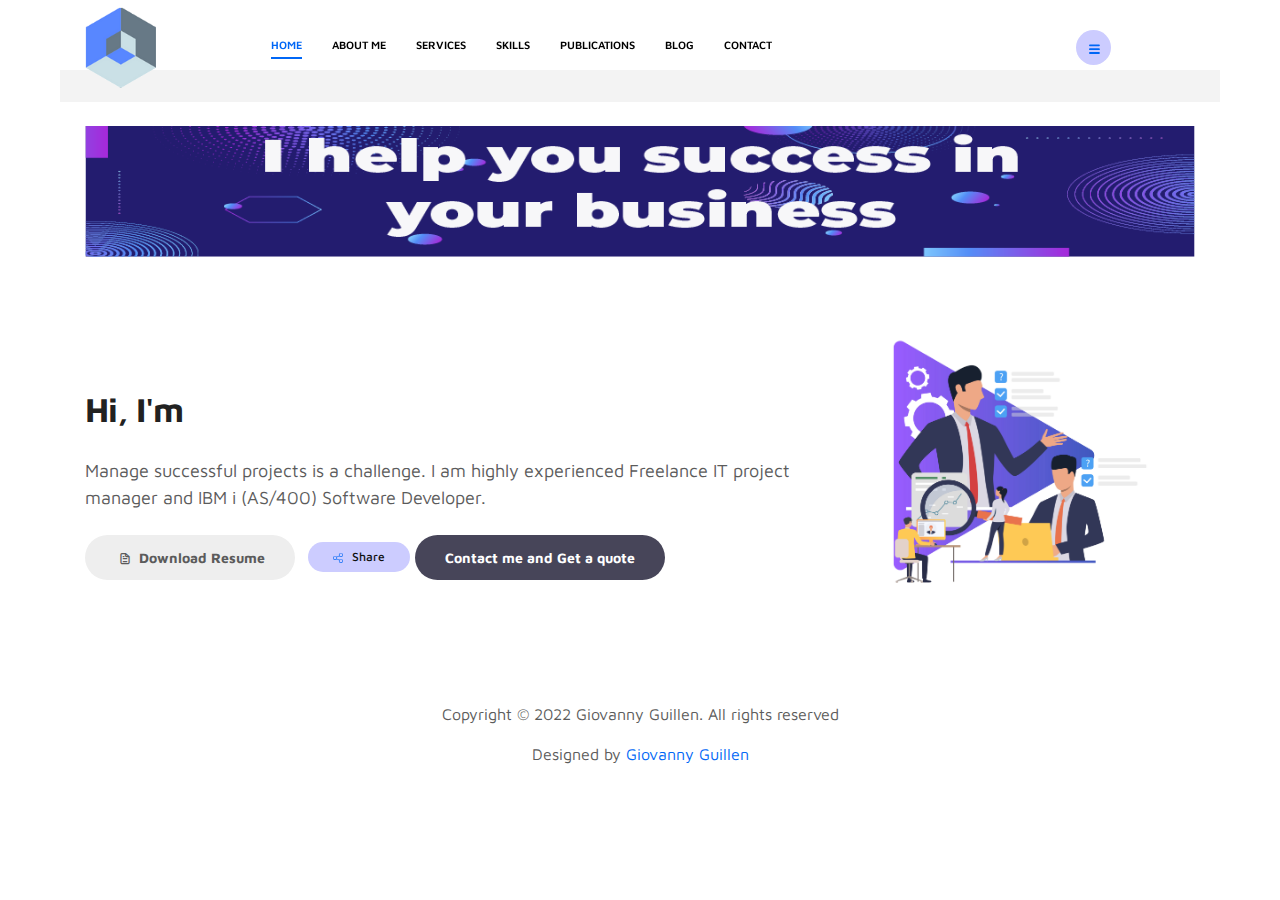
<file: index.html>
<!doctype html>
<html lang="en">
  <head>
    <meta charset="utf-8">
    <meta name="viewport" content="width=device-width, initial-scale=1, shrink-to-fit=no">
    <meta name="description" content="">
    <meta name="author" content="">

    <title>Freelance IT Consultant Giovanny Guillen</title>

    <link rel="stylesheet" href="css/bootstrap.min.css">
    <link rel="stylesheet" href="css/unicons.css">
    <link rel="stylesheet" href="css/owl.carousel.min.css">
    <link rel="stylesheet" href="css/owl.theme.default.min.css">
	   <link rel="stylesheet" href="css/live-resume.css">
    <!-- MAIN STYLE -->
    <link rel="stylesheet" href="css/tooplate-style.css">
    
<!--

Tooplate 2115 Marvel

https://www.tooplate.com/view/2115-marvel

-->
  </head>
  <body>
<header>
  <!-- MENU -->
    <nav class="navbar navbar-expand-sm">
        <div class="container">

            <a class="navbar-brand" href="index.html">
            <img src="images/undraw/Profile.png" class="img-fluid2"></a>
            <!-- AddToAny BEGIN -->


<!-- AddToAny END -->

        <nav class="collapsible-nav" id="collapsible-nav">
            <a href="index.html" class="nav-link active" id="UP"><span data-hover="Home">HOME</span></a>
            <a href="About.html" class="nav-link">About Me</a>
            <a href="Services.html" class="nav-link">Services</a>
            <a href="Skills.html" class="nav-link">Skills</a>
            <a href="Publications.html" class="nav-link">Publications</a>
            <a href="Blog.html" class="nav-link">Blog</a>
            <a href="mailto:giovanny.guillen@outlook.com" class="nav-link">Contact</a>
        </nav>
        <button class="btn btn-menu-toggle btn-white rounded-circle" data-toggle="collapsible-nav"
            data-target="collapsible-nav"><img src="images/undraw/hamburger.svg" alt="hamburger"></button>
                                <div class="ml-lg-4">

                    </div>
        </div>
    </nav>
</header>
    <!-- ABOUT -->
	  <section class="full-screens d-lg-flex justify-content-center align-items-center" id="head">
	  	<div class="container">
             <div lass="row">
                  <h1 >
					<div class="about-image svg">
                        <img src="images/undraw/banner.png" class="img-fluid">
                    </div>


				  </h1>	
             </div>
       </div>
		  </section>
    <section class="about full-screen d-lg-flex justify-content-center align-items-center" id="about">

        <div class="container">
            <div class="row">
                
                <div class="col-lg-8 col-md-12 col-12 d-flex align-items-center">
                    <div class="about-text">

                        <h1 class="animated animated-text">
                            <span class="mr-2 animated-item0">Hi, I'm</span>
                                <div class="animated-info">
                                    <span class="animated-item">Giovanny Guillén</span>
									<span class="animated-item">IT Project Manager</span>
                                    <span class="animated-item">IBM i Software Developer</span>
                                </div>
                        </h1>

                        <p>Manage successful projects is a challenge. I am highly experienced Freelance IT project manager and IBM i (AS/400) Software Developer.</p>
                        
                        <div class="custom-btn-group mt-4">
                          <a href="resume/Resume Freelance IT Project Manager Giovanny Guillen.pdf" class="btn mr-lg-2 custom-btn" target="_blank"><i class="uil uil-file-alt"></i> Download Resume</a>
                          
                          <a class="a2a_dd btn btn-white btn-share ml-auto mr-3 ml-md-0 mr-md-auto" href="https://www.addtoany.com/share"><img src="images/undraw/share.svg" alt="share" class="btn-img"> Share </a>
                          
                          <a href="mailto:giovanny.guillen@outlook.com" class="btn custom-btn custom-btn-bg custom-btn-link">Contact me and Get a quote</a>
                        </div>
                    </div>
                </div>

                <div class="col-lg-4 col-md-12 col-12">
                    <div class="about-image svg">
                        <img src="images/undraw/19728.jpg" class="img-fluid">
                    </div>
                </div>

            </div>
        </div>
    </section>

    <!-- FOOTER -->
     <footer class="footer py-5">
          <div class="container">
               <div class="row">

                    <div class="col-lg-12 col-12">                                
                        <p class="copyright-text text-center">Copyright &copy; 2022 Giovanny Guillen. All rights reserved</p>
                        <p class="copyright-text text-center">Designed by <a rel="nofollow" href="#">Giovanny Guillen</a></p>
                    </div>
                    
               </div>
          </div>
     </footer>

    <script src="js/jquery-3.3.1.min.js"></script>
    <script src="js/popper.min.js"></script>
    <script src="js/bootstrap.min.js"></script>
    <script src="js/Headroom.js"></script> 
    <script src="js/jQuery.headroom.js"></script> 
    <script src="js/owl.carousel.min.js"></script>
    <script src="js/smoothscroll.js"></script>
    <script src="js/custom.js"></script>
    
    <script src="js/umd/popper-base.min.js"></script>
    <script src="js/live-resume.js"></script>
    <script>
var a2a_config = a2a_config || {};
a2a_config.onclick = 1;
</script>
<script async src="https://static.addtoany.com/menu/page.js"></script>

  </body>
</html>
</file>
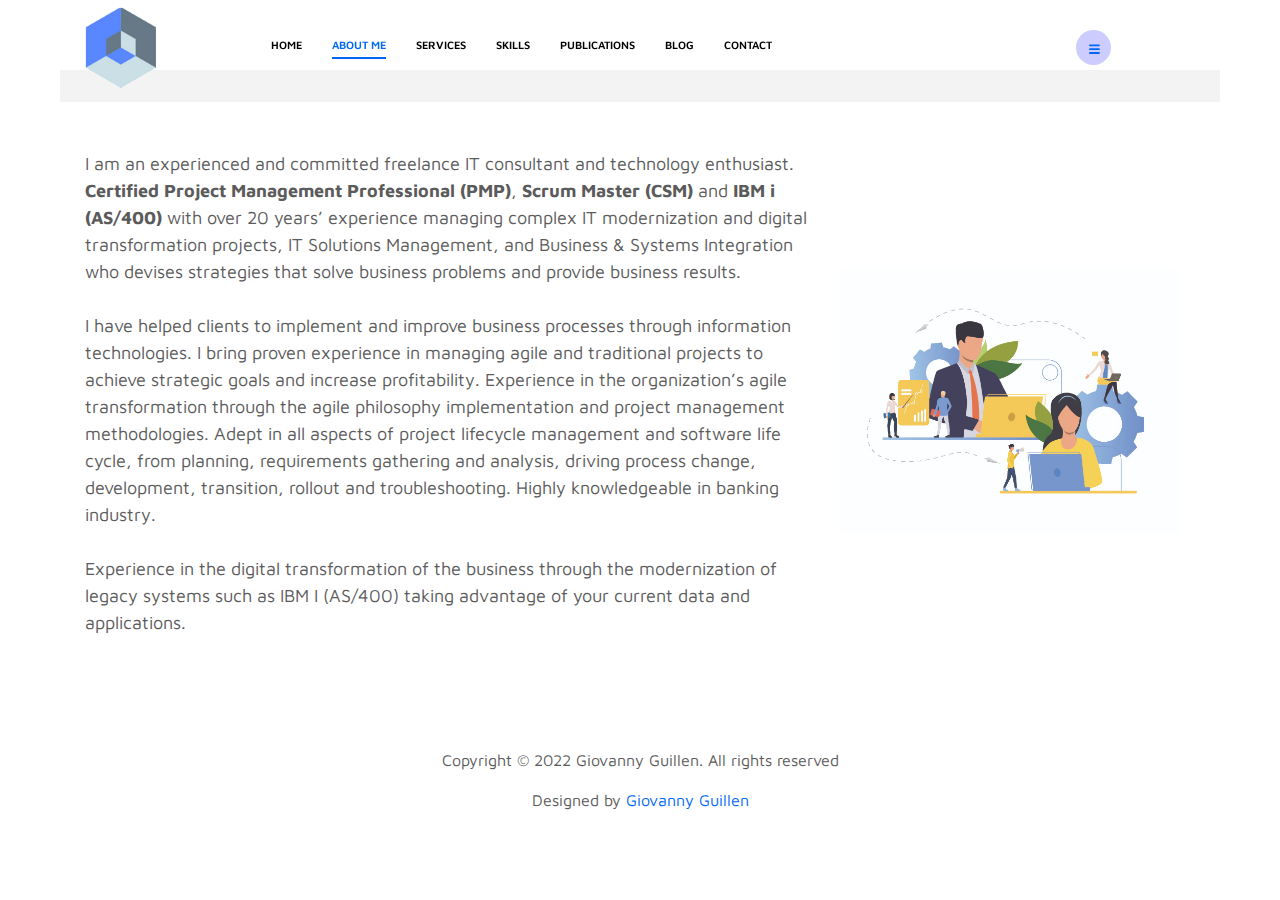
<file: About.html>
<!doctype html>
<html lang="en">
  <head>
    <meta charset="utf-8">
    <meta name="viewport" content="width=device-width, initial-scale=1, shrink-to-fit=no">
    <meta name="description" content="">
    <meta name="author" content="">

    <title>Freelance IT Consultant Giovanny Guillen</title>

    <link rel="stylesheet" href="css/bootstrap.min.css">
    <link rel="stylesheet" href="css/unicons.css">
    <link rel="stylesheet" href="css/owl.carousel.min.css">
    <link rel="stylesheet" href="css/owl.theme.default.min.css">
	   <link rel="stylesheet" href="css/live-resume.css">
    <!-- MAIN STYLE -->
    <link rel="stylesheet" href="css/tooplate-style.css">
    
<!--

Tooplate 2115 Marvel

https://www.tooplate.com/view/2115-marvel

-->
  </head>
  <body>
<header>
  <!-- MENU -->
    <nav class="navbar navbar-expand-sm">
        <div class="container">

            <a class="navbar-brand" href="index.html">
            <img src="images/undraw/Profile.png" class="img-fluid2"></a>
            <!-- AddToAny BEGIN -->


<!-- AddToAny END -->

        <nav class="collapsible-nav" id="collapsible-nav">
            <a href="index.html" class="nav-link">HOME</a>
            <a href="About.html" class="nav-link active">About Me</a>
            <a href="Services.html" class="nav-link">Services</a>
            <a href="Skills.html" class="nav-link">Skills</a>
            <a href="Publications.html" class="nav-link">Publications</a>
            <a href="Blog.html" class="nav-link">Blog</a>
            <a href="mailto:giovanny.guillen@outlook.com" class="nav-link">Contact</a>
        </nav>
        <button class="btn btn-menu-toggle btn-white rounded-circle" data-toggle="collapsible-nav"
            data-target="collapsible-nav"><img src="images/undraw/hamburger.svg" alt="hamburger"></button>
                                <div class="ml-lg-4">

                    </div>
        </div>
    </nav>
</header>

    <!-- ABOUT ME -->
<section class="about full-screen d-lg-flex justify-content-center align-items-center" id="about">
        <div class="container">
            <div class="row">
             <!---        <div class="col-lg-8 mx-auto">
                        <h3 id="ME">About Me</h3>
                      </div> --->             
                <div class="col-lg-12 col-md-12 col-12 d-flex align-items-center">
                    <div class="about-text">
<!-- inicio -->
<p>I am an experienced and committed freelance IT consultant and technology enthusiast. <strong>Certified Project Management Professional (PMP)</strong>, <strong>Scrum Master (CSM)</strong> and <strong>IBM i (AS/400)</strong> with over 20 years’ experience managing complex IT modernization and digital transformation projects, IT Solutions Management, and Business & Systems Integration who devises strategies that solve business problems and provide business results. 
	
<br><br>I have helped clients to implement and improve business processes through information technologies.  I bring proven experience in managing agile and traditional projects to achieve strategic goals and increase profitability.  Experience in the organization’s agile transformation through the agile philosophy implementation and project management methodologies.  
	
Adept in all aspects of project lifecycle management and software life cycle, from planning, requirements gathering and analysis, driving process change, development, transition, rollout and troubleshooting. Highly knowledgeable in banking industry. 
						
<br><br>Experience in the digital transformation of the business through the modernization of legacy systems such as IBM I (AS/400) taking advantage of your current data and applications.</p>

<!-- fin -->
                  </div>
                  <div class="col-lg-4 col-md-12 col-12">
   					<div class="about-image svg">
      					<img src="images/undraw/18771.jpg" class="img-fluid">
    				</div>
					</div>
                </div>
			</div>
        </div>
    </section>


     <!-- FOOTER -->
     <footer class="footer py-5">
          <div class="container">
               <div class="row">

                    <div class="col-lg-12 col-12">                                
                        <p class="copyright-text text-center">Copyright &copy; 2022 Giovanny Guillen. All rights reserved</p>
                        <p class="copyright-text text-center">Designed by <a rel="nofollow" href="#">Giovanny Guillen</a></p>
                    </div>
                    
               </div>
          </div>
     </footer>

    <script src="js/jquery-3.3.1.min.js"></script>
    <script src="js/popper.min.js"></script>
    <script src="js/bootstrap.min.js"></script>
    <script src="js/Headroom.js"></script> 
    <script src="js/jQuery.headroom.js"></script> 
    <script src="js/owl.carousel.min.js"></script>
    <script src="js/smoothscroll.js"></script>
    <script src="js/custom.js"></script>
    
    <script src="js/umd/popper-base.min.js"></script>
    <script src="js/live-resume.js"></script>
    <script>
var a2a_config = a2a_config || {};
a2a_config.onclick = 1;
</script>
<script async src="https://static.addtoany.com/menu/page.js"></script>

  </body>
</html>
</file>
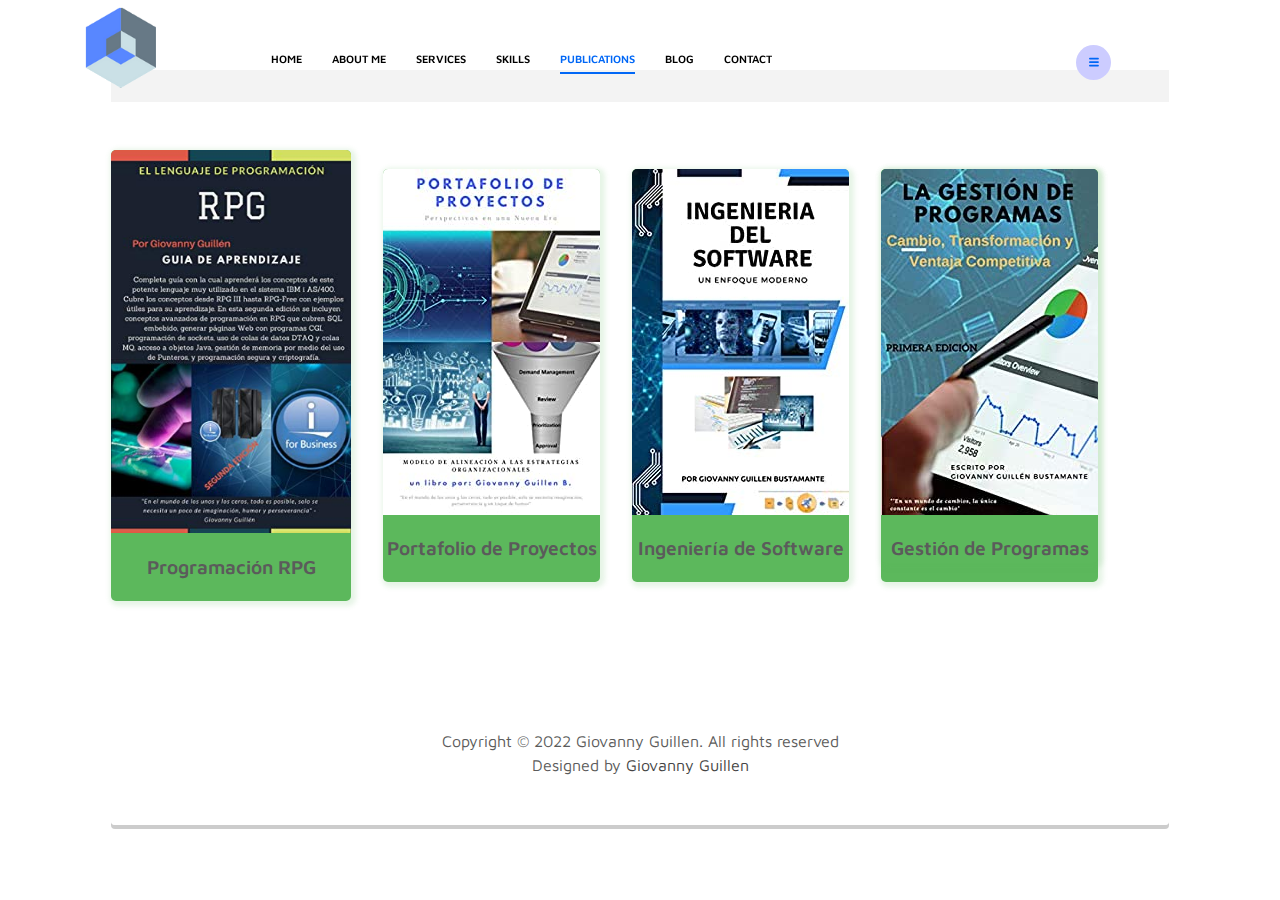
<file: Publications.html>
<!doctype html>
<html lang="en">
  <head>
    <meta charset="utf-8">
    <meta name="viewport" content="width=device-width, initial-scale=1, shrink-to-fit=no">
    <meta name="description" content="">
    <meta name="author" content="">

    <title>Freelance IT Consultant Giovanny Guillen</title>

    <link rel="stylesheet" href="css/bootstrap.min.css">
    <link rel="stylesheet" href="css/unicons.css">
    <link rel="stylesheet" href="css/owl.carousel.min.css">
    <link rel="stylesheet" href="css/owl.theme.default.min.css">
	   <link rel="stylesheet" href="css/live-resume.css">
	    <link rel="stylesheet" href="css/normalize.min.css">
  <link rel="stylesheet" href="css/main.css">
    <!-- MAIN STYLE -->
    <link rel="stylesheet" href="css/tooplate-style.css">
	    <!-- All script tags -->
  <script>document.write('<script src="js/vendor/jquery-1.10.1.min.js"><\/script>')</script>
  <script src="js/vendor/jquery.hashchange.min.js"></script>
  <script src="js/vendor/jquery.easytabs.min.js"></script>
  <script src="js/main.js"></script>
  <link href="css/style.css" media="screen" rel="stylesheet" type="text/css" />
    
<!--

Tooplate 2115 Marvel

https://www.tooplate.com/view/2115-marvel

-->
  </head>
  <body>
<header>
  <!-- MENU -->
    <nav class="navbar navbar-expand-sm">
        <div class="container">

            <a class="navbar-brand" href="index.html">
            <img src="images/undraw/Profile.png" class="img-fluid2"></a>
            <!-- AddToAny BEGIN -->


<!-- AddToAny END -->

        <nav class="collapsible-nav" id="collapsible-nav">
            <a href="index.html" class="nav-link">HOME</a>
            <a href="About.html" class="nav-link">About Me</a>
            <a href="Services.html" class="nav-link">Services</a>
            <a href="Skills.html" class="nav-link">Skills</a>
            <a href="Publications.html" class="nav-link active">Publications</a>
            <a href="Blog.html" class="nav-link">Blog</a>
            <a href="mailto:giovanny.guillen@outlook.com" class="nav-link">Contact</a>
        </nav>
        <button class="btn btn-menu-toggle btn-white rounded-circle" data-toggle="collapsible-nav"
            data-target="collapsible-nav"><img src="images/undraw/hamburger.svg" alt="hamburger"></button>
         <div class="ml-lg-4">

         </div>
        </div>
    </nav>
</header>

    <!-- ABOUT ME -->
<section class="about full-screen d-lg-flex justify-content-center align-items-center" id="about">
        <div class="container">
            <div class="row">
              <!---      <div class="col-lg-8 mx-auto">
                        <h3 id="ME">Publications</h3>
				</div> --->

          <!-- Projects Tab Data -->
          <div id="portfolio">
    <!--        <section class="clearfix">  ---->
              <div class="project-section">
                <div class="project-container">
                  <div class="project-img-container" onclick="document.getElementById('modal-wrapper4').style.display='block'">
                    <img src="./images/rpg.jpg" alt="Book Programación RPG">
                  </div>
                  <a href="https://www.amazon.com/dp/B07F1VFDXT" target="_blank">
                  <p class="project-title">Programación RPG</p>
                  </a>
                </div>
                
                <div class="project-container">
                  <div class="project-img-container" onclick="document.getElementById('modal-wrapper2').style.display='block'">
                    <img src="./images/ppm.jpg" alt="project image">
                  </div>
                  <a href="https://www.amazon.com/dp/B07BX2YVGV" target="_blank">
                  <p class="project-title">Portafolio de Proyectos</p>
                  </a>
                </div>
                
                
                <div class="project-container">
                  <div class="project-img-container" onclick="document.getElementById('modal-wrapper3').style.display='block'">
                    <img src="./images/is.jpg" alt="project image">
                  </div>
                  <a href="https://www.amazon.com/dp/B07MGN292T" target="_blank">
                  <p class="project-title">Ingeniería de Software</p>
                  </a>
                </div>
                
                <div class="project-container">
                  <div class="project-img-container" onclick="document.getElementById('modal-wrapper').style.display='block'">
                                    
                <div class="project-container">
                  <div class="project-img-container" onclick="document.getElementById('modal-wrapper3').style.display='block'">
                    <img src="./images/gp.png" alt="project image">
                  </div>
                  <a href="https://www.amazon.com/dp/B07TVZ3YCD" target="_blank">
                  <p class="project-title">Gestión de Programas</p>
                  </a>
                </div>
                </div>
                
          <!-- Inicio Book Gestion Programas -->      
         <div id="modal-wrapper1" class="modal">

                <form class="modal-content animate" method="POST" action="https://www.amazon.com/dp/B07TVZ3YCD" target="_blank">

                  <div class="imgcontainer">
                    <span onclick="document.getElementById('modal-wrapper1').style.display='none'" class="close" title="Close PopUp">&times;</span>
                    <img src="images/gp.png" alt="project" class="avatar">
                    <h1 class="project_details" style="text-align:center">Book Details</h1>
                  </div>

                  <div class="container">
                    <input type="text" placeholder="Gestión de Programas" name="uname" readonly>
                    <textarea class="project_description" rows="3" placeholder="Program Management: Change, Transformation and Competitive Advantage. This book provides an excellent guide to implement the program management framework in organizational change and transformation initiatives that allow an improvement and take advantage of the competitive advantages of any organization.
Change is part of everyday life. People change their place of residence or work, children leave home or change gardens, it is part of life. The growing social environment seems to bring us more options, and these lead to more changes, which come in ever more rapid succession. This is also the case for organizations. Globalization, increased competition and changes in customer demands are just a few examples that companies face, where change is the only constant." readonly></textarea>
                    <input type="url" placeholder="Buy on Amazon" readonly>
                    <input type="text" placeholder="Spanish Edition" readonly>
                    <button class="project_submit" type="submit" >Buy this book</button>
                  </div>
                </form>
              </div>
              <!-- End Book Gestion Programas -->
              
         <!-- Inicio Book PPM -->      
         <div id="modal-wrapper2" class="modal">

                <form class="modal-content animate" method="POST" action="https://www.amazon.com/dp/B07BX2YVGV" target="_blank">

                  <div class="imgcontainer">
                    <span onclick="document.getElementById('modal-wrapper2').style.display='none'" class="close" title="Close PopUp">&times;</span>
                    <img src="images/ppm.jpg" alt="project" class="avatar">
                    <h1 class="project_details" style="text-align:center">Book Details</h1>
                  </div>

                  <div class="container">
                    <input type="text" placeholder="Portafolio de Proyectos" name="uname" readonly>
                    <textarea class="project_description" rows="3" placeholder="Project Portfolio: Agile Model of Alignment to Organizational Strategies. In a turbulent world with constant changes in the internal and external environment of organizations, adaptable models, methods or frameworks are required that allow companies to determine future scenarios and the possible risks and changes that they will face, in order to adapt with agility. The agile model for aligning the project portfolio to corporate and business strategies, considers as a basis scenario planning and corporate risk management, in conjunction with agile models of organizational transformation. In this vein, this publication uses theoretical approaches related to scenario planning, risk management, strategic planning, project portfolio management, and agile models, in order to integrate them into a model whose main purpose is to align the portfolio and the portfolio project initiatives with the strategies. The model that was developed includes the model and the associated methodology, which will allow organizations to adapt it to their needs." readonly></textarea>
                    <input type="url" placeholder="Buy on Amazon" readonly>
                    <input type="text" placeholder="Spanish Edition" readonly>
                    <button class="project_submit" type="submit" >Buy this book</button>
                  </div>
                </form>
              </div>
              <!-- End Book PPM -->
 
          <!-- Inicio Book Ingenieria de Software -->      
         <div id="modal-wrapper3" class="modal">

                <form class="modal-content animate" method="POST" action="https://www.amazon.com/dp/B07MGN292T" target="_blank">

                  <div class="imgcontainer">
                    <span onclick="document.getElementById('modal-wrapper3').style.display='none'" class="close" title="Close PopUp">&times;</span>
                    <img src="images/is.jpg" alt="project" class="avatar">
                    <h1 class="project_details" style="text-align:center">Book Details</h1>
                  </div>

                  <div class="container">
                    <input type="text" placeholder="Ingenieria de Software" name="uname" readonly>
                    <textarea class="project_description" rows="3" placeholder="Software Engineering a Modern Approach. A complete work to implement software processes in any organization that covers the aspects, processes, methodologies and standards that will help you in the modernization of the organization. It contains from standard processes in the development and testing of information systems, to advanced concepts such as SOA, IOT, Web Services, Process Automation, and everything aimed at the digitization of the organization. It covers the methodological processes from the definition, requirements survey, design, development, testing, implementation, maintenance and, very importantly, security in the software development cycle. Similarly, you will be able to access a set of templates for both agile and traditional software project management, software estimation, and a QA plan model that will allow you to implement continuous improvement processes in software development projects." readonly></textarea>
                    <input type="url" placeholder="Buy on Amazon" readonly>
                    <input type="text" placeholder="Spanish Edition" readonly>
                    <button class="project_submit" type="submit" >Buy this book</button>
                  </div>
                </form>
              </div>
              <!-- End Book Ingenieria de Software --> 
          <!-- Inicio Book RPG -->      
         <div id="modal-wrapper4" class="modal">

                <form class="modal-content animate" method="POST" action="https://www.amazon.com/dp/B07F1VFDXT" target="_blank">

                  <div class="imgcontainer">
                    <span onclick="document.getElementById('modal-wrapper4').style.display='none'" class="close" title="Close PopUp">&times;</span>
                    <img src="images/rpg.jpg" alt="project" class="avatar">
                    <h1 class="project_details" style="text-align:center">Book Details</h1>
                  </div>

                  <div class="container">
                    <input type="text" placeholder="Programación RPG" name="uname" readonly>
                    <textarea class="project_description" rows="3" placeholder="The RPG Programming Language. Complete guide with which you will learn the concepts of this powerful language widely used in the IBM i AS/400 system. Covers concepts from RPG III to RPG-Free with useful examples for learning. This second edition includes advanced RPG programming concepts that cover embedded SQL, generating Web pages with CGI programs, socket programming, use of DTAQ data queues and MQ queues, access to Java objects, memory management through use Pointers, and secure programming and cryptography." readonly></textarea>
                    <input type="url" placeholder="Buy on Amazon" readonly>
                    <input type="text" placeholder="Spanish Edition" readonly>
                    <button class="project_submit" type="submit" >Buy this book</button>
                  </div>
                </form>
              </div>
              <!-- End Book RPG -->            
              
    <!--        </section> ---->
          </div>
          <!-- End Projects tab -->
			</div>
        </div>
								</div>
			</div>
    </section>


     <!-- FOOTER -->
     <footer class="footer py-5">
          <div class="container">
               <div class="row">

                    <div class="col-lg-12 col-12">                                
                        <p class="copyright-text text-center">Copyright &copy; 2022 Giovanny Guillen. All rights reserved</p>
                        <p class="copyright-text text-center">Designed by <a rel="nofollow" href="#">Giovanny Guillen</a></p>
                    </div>
                    
               </div>
          </div>
     </footer>

    <script src="js/jquery-3.3.1.min.js"></script>
    <script src="js/popper.min.js"></script>
    <script src="js/bootstrap.min.js"></script>
    <script src="js/Headroom.js"></script> 
    <script src="js/jQuery.headroom.js"></script> 
    <script src="js/owl.carousel.min.js"></script>
    <script src="js/smoothscroll.js"></script>
    <script src="js/custom.js"></script>
    
    <script src="js/umd/popper-base.min.js"></script>
    <script src="js/live-resume.js"></script>
    <script>
var a2a_config = a2a_config || {};
a2a_config.onclick = 1;
</script>
<script async src="https://static.addtoany.com/menu/page.js"></script>

  </body>
</html>
</file>
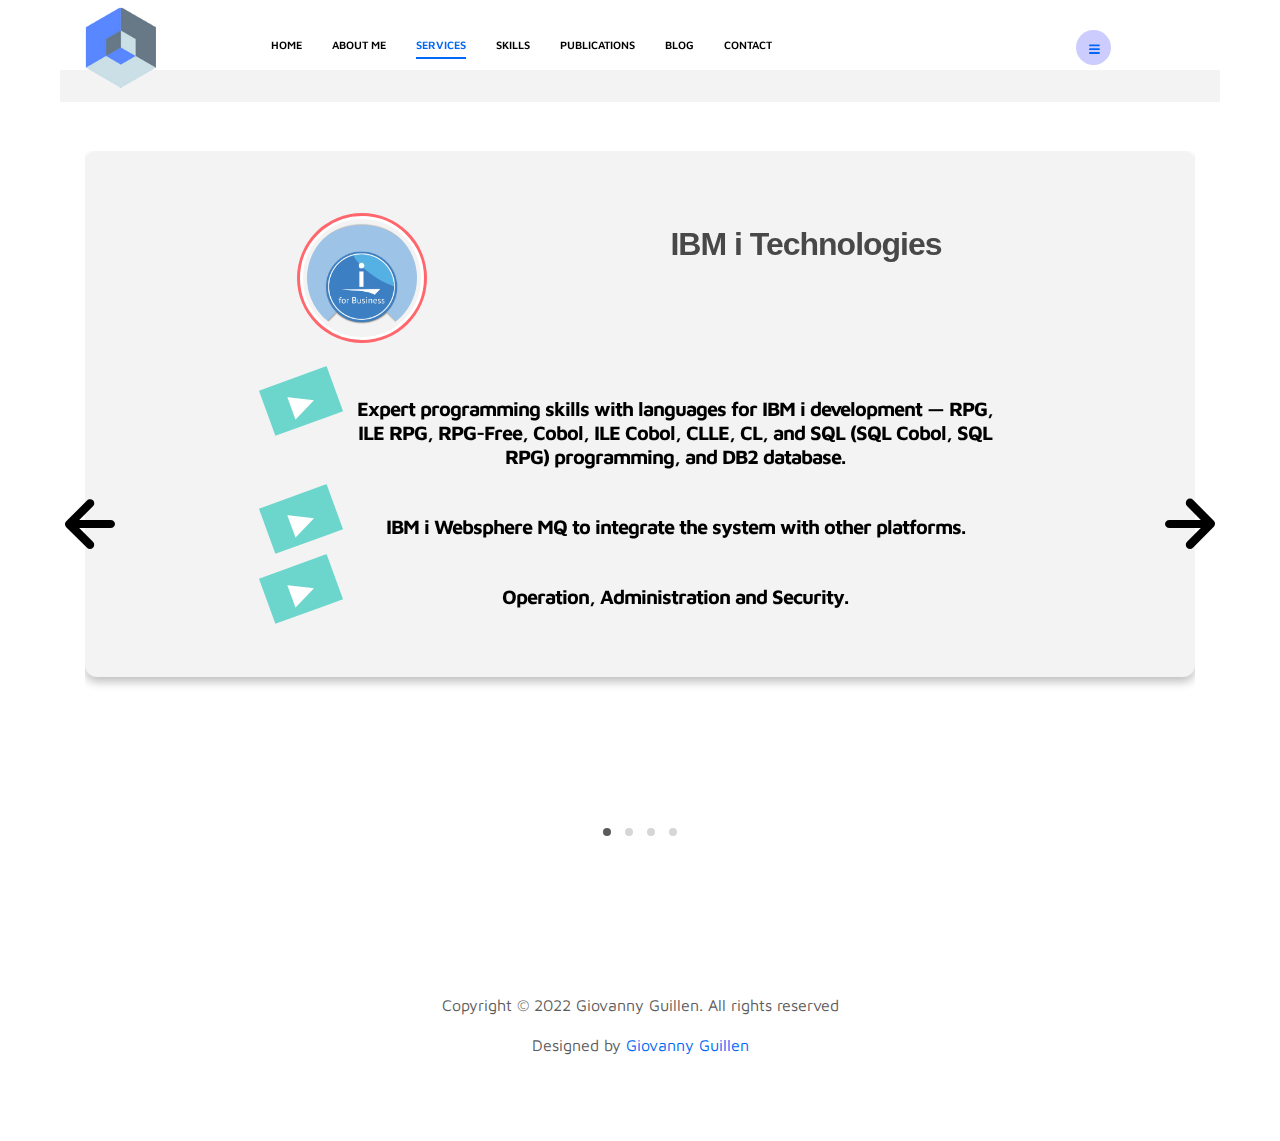
<file: Services.html>
<!doctype html>
<html lang="en">
  <head>
    <meta charset="utf-8">
    <meta name="viewport" content="width=device-width, initial-scale=1, shrink-to-fit=no">
    <meta name="description" content="">
    <meta name="author" content="">

    <title>Freelance IT Consultant Giovanny Guillen</title>

    <link rel="stylesheet" href="css/bootstrap.min.css">
    <link rel="stylesheet" href="css/unicons.css">
    <link rel="stylesheet" href="css/owl.carousel.min.css">
    <link rel="stylesheet" href="css/owl.theme.default.min.css">
	   <link rel="stylesheet" href="css/live-resume.css">
    <!-- MAIN STYLE -->
    <link rel="stylesheet" href="css/tooplate-style.css">
    
<!--

Tooplate 2115 Marvel

https://www.tooplate.com/view/2115-marvel

-->
  </head>
  <body>
<header>
  <!-- MENU -->
    <nav class="navbar navbar-expand-sm">
        <div class="container">

            <a class="navbar-brand" href="index.html">
            <img src="images/undraw/Profile.png" class="img-fluid2"></a>
            <!-- AddToAny BEGIN -->


<!-- AddToAny END -->

        <nav class="collapsible-nav" id="collapsible-nav">
            <a href="index.html" class="nav-link">HOME</a>
            <a href="About.html" class="nav-link">About Me</a>
            <a href="Services.html" class="nav-link active">Services</a>
            <a href="Skills.html" class="nav-link">Skills</a>
            <a href="Publications.html" class="nav-link">Publications</a>
            <a href="Blog.html" class="nav-link">Blog</a>
            <a href="mailto:giovanny.guillen@outlook.com" class="nav-link">Contact</a>
        </nav>
        <button class="btn btn-menu-toggle btn-white rounded-circle" data-toggle="collapsible-nav"
            data-target="collapsible-nav"><img src="images/undraw/hamburger.svg" alt="hamburger"></button>
                                <div class="ml-lg-4">

                    </div>
        </div>
    </nav>
</header>
 
    <!-- PROJECTS -->
    <section class="project py-5" id="project">
        <div class="container">
                <div class="row">
                  <div class="col-lg-11 text-center mx-auto col-12">
			<!---		  <div class="col-lg-8 mx-auto">
                        <h3 id="EXP">Services</h3>
                      </div>   --->
					</div>
				</div>
			</div>
<!-- inicio -->

<!-- fin -->
           <div class="container">
                      <div class="owl-carousel owl-theme" >
                        <div class="cardx">
					     <div class="content">
                          <div class="project-info list-type5">
                           <!-- <img src="images/project/project-image01.png" class="img-fluid" alt="project image">-->
							 <div class= "gridx"> 
							   <div class="clearfix float-my-children imgx">
							  	<img src="images/undraw/IBM-i.png" class="img-thumbnail"/>
								  
							   </div> 
								 <h3>IBM i Technologies</h3>
							  </div>
							  
							  <h5>
								  <ul>
								  <li>Expert programming skills with languages for IBM i development — RPG, ILE RPG, RPG-Free, Cobol, ILE Cobol, CLLE, CL, and SQL (SQL Cobol, SQL RPG) programming, and DB2 database. </li>
							    <li>IBM i Websphere MQ to integrate the system with other platforms.</li>
							    <li>Operation, Administration and Security.</li> 
								  </ul>
								  </h5>
                           </div>
                         </div>
						</div>

                        <div class="cardx">
                          <div class="project-info list-type5">
                           <!-- <img src="images/project/project-image01.png" class="img-fluid" alt="project image">-->
							<div class= "gridx"> 
							   <div class="clearfix float-my-children imgx">							<img src="images/undraw/Digital-T.png" class="img-thumbnail"/>
							   </div> 
							  	<h3>Digital Transformation</h3>
							 </div>
							  <h5>
								  <ul>
								  <li>Experience in the digital transformation of the business. </li>	
								  <li>Modernization of legacy systems such as IBM I (AS/400) taking advantage of your current data and applications. </li>	
								  </ul>
								  </h5>
                          </div>
                        </div>		
						  
                        <div class="cardx">
                          <div class="project-info list-type5">
                           <!-- <img src="images/project/project-image01.png" class="img-fluid" alt="project image">-->
							<div class= "gridx"> 
							   <div class="clearfix float-my-children imgx">	
							  	<img src="images/undraw/Business-AT.png" class="img-thumbnail"/>
							   </div> 
							    <h3>Business Agile Transformation</h3>
							   </div>
							  <h5>
								  <ul>
								  <li>Experience in the organization’s agile transformation through the agile philosophy implementation and project management methodologies. </li>	
								  <li>Experience implementing agile methodologies and Jira software. </li>	
								  </ul>
								  </h5>
                          </div>
                        </div>			
						  
						<div class="cardx">
                          <div class="project-info list-type5">
                           <!-- <img src="images/project/project-image01.png" class="img-fluid" alt="project image">-->
							<div class= "gridx"> 
							   <div class="clearfix float-my-children imgx">	
							  	<img src="images/undraw/training.jpg" class="img-thumbnail"/>
							   </div> 
							    <h3>Agile & Programming Training</h3>
							   </div>
							  <h5>
								  <ul>
								  	  <li>Agile & Scrum Personalized Training. </li>	
									  <li>IBM i Administration</li>	
									  <li>RPG Programming</li>
									  <li>Cobol Programming</li>
									  <li>C# Programming</li>
									  <li>Java Programming</li>	
								  </ul>
								  </h5>
                          </div>
                        </div>	
             <!--       <div class="item">
                          <div class="project-info">
                            <img src="images/project/ibm-i.png" class="img-fluid" alt="project image">
                          </div>
                        </div>

                        <div class="item">
                          <div class="project-info">
                            <img src="images/project/project-image03.png" class="img-fluid" alt="project image">
                          </div>
                        </div>

                        <div class="item">
                          <div class="project-info">
                            <img src="images/project/project-image04.png" class="img-fluid" alt="project image">
                          </div>
                        </div>

                        <div class="item">
                          <div class="project-info">
                            <img src="images/project/project-image05.png" class="img-fluid" alt="project image">
                          </div>
                        </div>
                        
                        <div class="item">
                          <div class="project-info">
                            <img src="images/project/project-image06.png" class="img-fluid" alt="project image">
                          </div>
                        </div> 
                        
                        <div class="item">
                          <div class="project-info">
                            <img src="images/project/project-image07.png" class="img-fluid" alt="project image">
                          </div>
                        </div> 
                        
                        <div class="item">
                          <div class="project-info">
                            <img src="images/project/project-image08.png" class="img-fluid" alt="project image">
                          </div>
                        </div> 
                        <div class="item">
                          <div class="project-info">
                            <img src="images/project/project-image09.png" class="img-fluid" alt="project image">
                          </div>
                        </div> 
                        <div class="item">
                          <div class="project-info">
                            <img src="images/project/project-image10.png" class="img-fluid" alt="project image">
                          </div>
                        </div> 
                        <div class="item">
                          <div class="project-info">
                            <img src="images/project/project-image11.png" class="img-fluid" alt="project image">
                          </div>
                        </div>                                                                                             <div class="item">
                          <div class="project-info">
                            <img src="images/project/project-image12.png" class="img-fluid" alt="project image">
                          </div>
                        </div>                                                                                             <div class="item">
                          <div class="project-info">
                            <img src="images/project/project-image13.png" class="img-fluid" alt="project image">
                          </div>
                        </div>        
                        
                        <div class="item">
                          <div class="project-info">
                            <img src="images/project/project-image14.png" class="img-fluid" alt="project image">
                          </div>
                        </div>                         
                        
                        <div class="item">
                          <div class="project-info">
                            <img src="images/project/project-image15.png" class="img-fluid" alt="project image">
                          </div>
                        </div>                         
                        
                       <div class="item">
                          <div class="project-info">
                            <img src="images/project/project-image16.png" class="img-fluid" alt="project image">
                          </div>
                        </div> 
                        
                        <div class="item">
                          <div class="project-info">
                            <img src="images/project/project-image17.png" class="img-fluid" alt="project image">
                          </div>
                        </div> -->
                        
                      </div>
                  </div>
    </section>

 
    <!-- FOOTER -->
     <footer class="footer py-5">
          <div class="container">
               <div class="row">

                    <div class="col-lg-12 col-12">                                
                        <p class="copyright-text text-center">Copyright &copy; 2022 Giovanny Guillen. All rights reserved</p>
                        <p class="copyright-text text-center">Designed by <a rel="nofollow" href="#">Giovanny Guillen</a></p>
                    </div>
                    
               </div>
          </div>
     </footer>

    <script src="js/jquery-3.3.1.min.js"></script>
    <script src="js/popper.min.js"></script>
    <script src="js/bootstrap.min.js"></script>
    <script src="js/Headroom.js"></script> 
    <script src="js/jQuery.headroom.js"></script> 
    <script src="js/owl.carousel.min.js"></script>
    <script src="js/smoothscroll.js"></script>
    <script src="js/custom.js"></script>
    
    <script src="js/umd/popper-base.min.js"></script>
    <script src="js/live-resume.js"></script>
    <script>
var a2a_config = a2a_config || {};
a2a_config.onclick = 1;
</script>
<script async src="https://static.addtoany.com/menu/page.js"></script>

  </body>
</html>
</file>
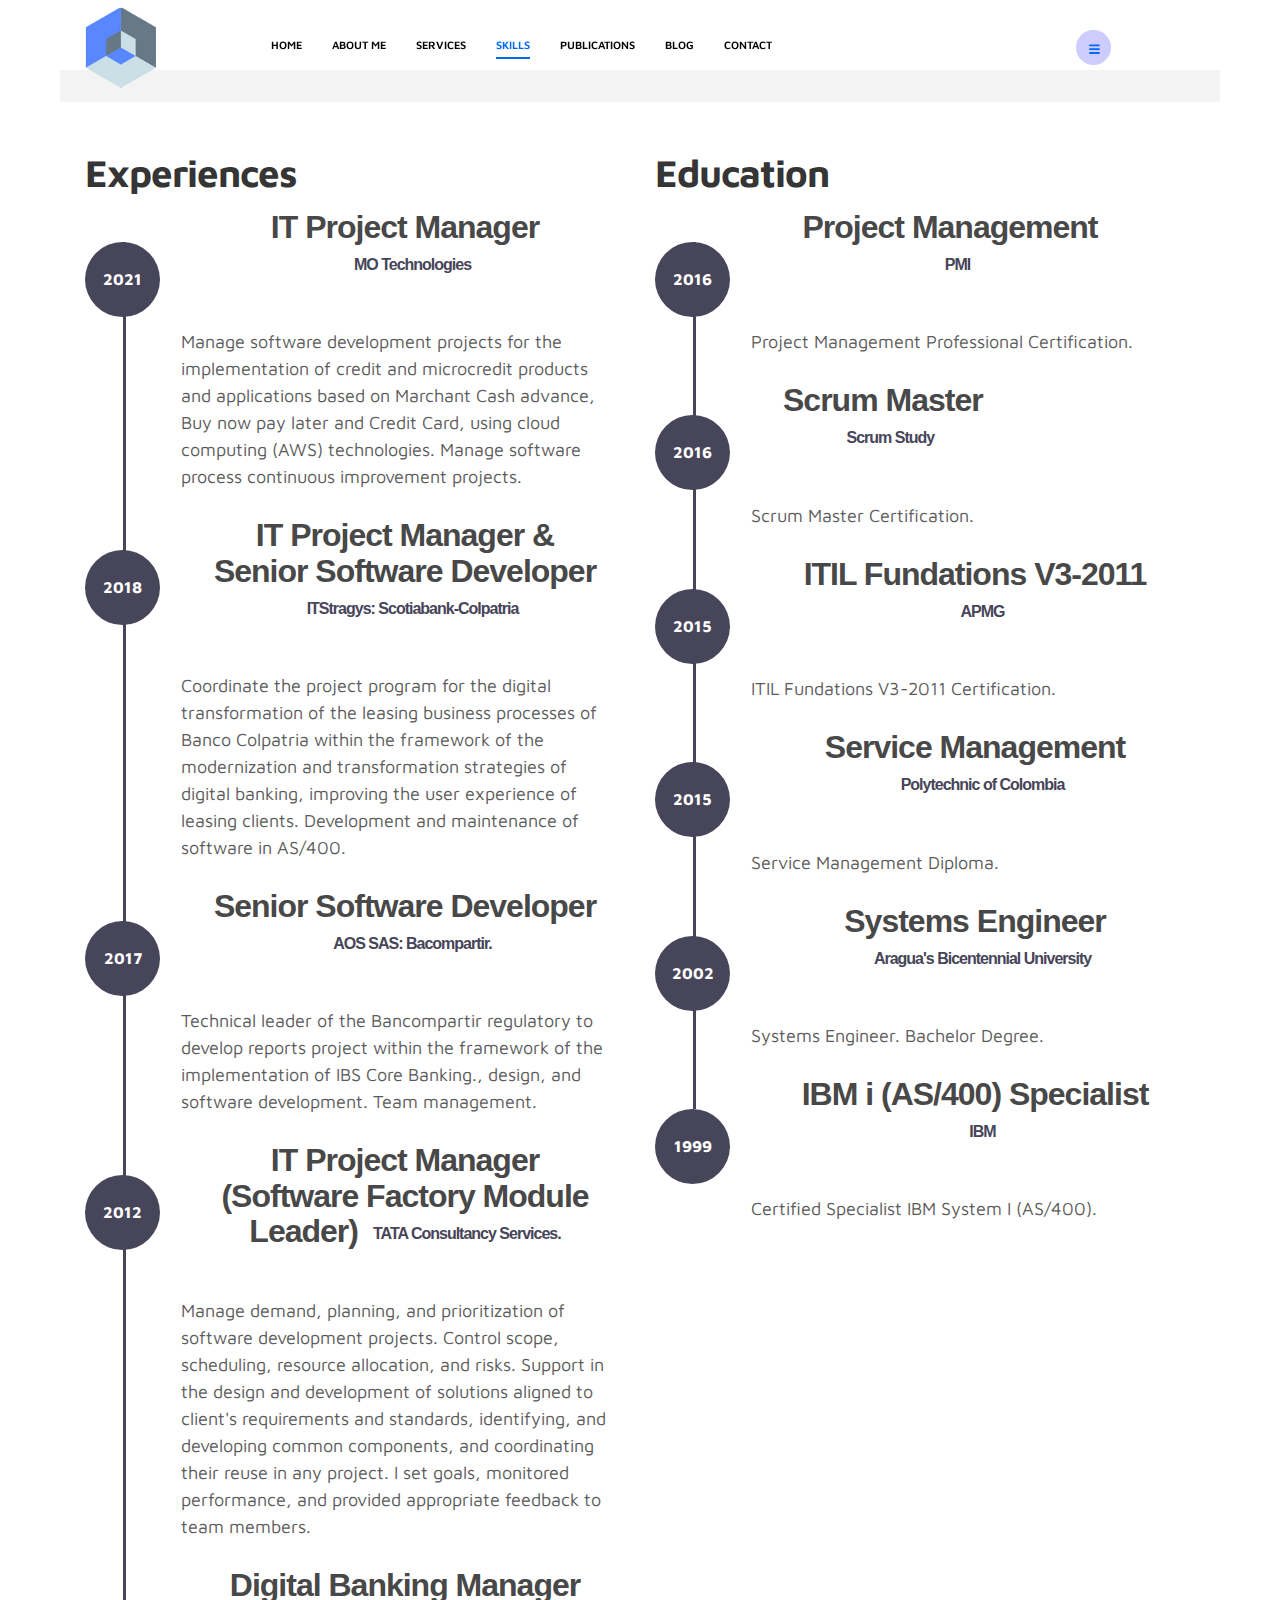
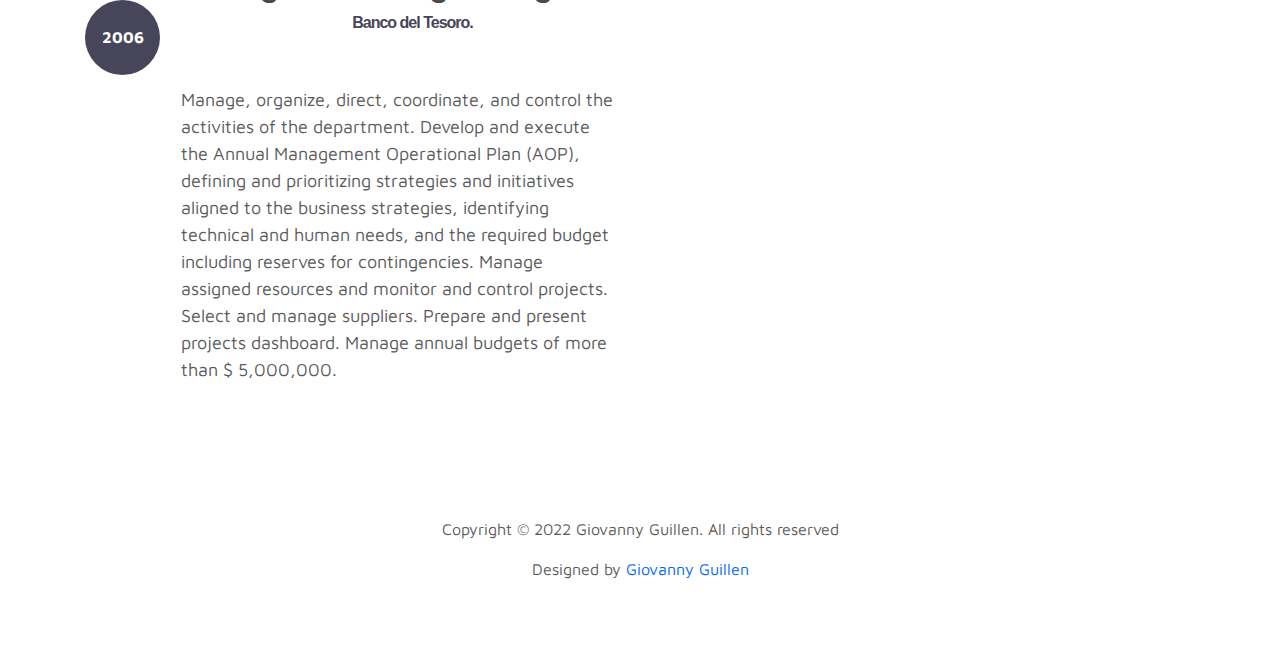
<file: Skills.html>
<!doctype html>
<html lang="en">
  <head>
    <meta charset="utf-8">
    <meta name="viewport" content="width=device-width, initial-scale=1, shrink-to-fit=no">
    <meta name="description" content="">
    <meta name="author" content="">

    <title>Freelance IT Consultant Giovanny Guillen</title>

    <link rel="stylesheet" href="css/bootstrap.min.css">
    <link rel="stylesheet" href="css/unicons.css">
    <link rel="stylesheet" href="css/owl.carousel.min.css">
    <link rel="stylesheet" href="css/owl.theme.default.min.css">
	   <link rel="stylesheet" href="css/live-resume.css">
    <!-- MAIN STYLE -->
    <link rel="stylesheet" href="css/tooplate-style.css">
    
<!--

Tooplate 2115 Marvel

https://www.tooplate.com/view/2115-marvel

-->
  </head>
  <body>
<header>
  <!-- MENU -->
    <nav class="navbar navbar-expand-sm">
        <div class="container">

            <a class="navbar-brand" href="index.html">
            <img src="images/undraw/Profile.png" class="img-fluid2"></a>
            <!-- AddToAny BEGIN -->


<!-- AddToAny END -->

        <nav class="collapsible-nav" id="collapsible-nav">
            <a href="index.html" class="nav-link">HOME</a>
            <a href="About.html" class="nav-link">About Me</a>
            <a href="Services.html" class="nav-link">Services</a>
            <a href="Skills.html" class="nav-link active">Skills</a>
            <a href="Publications.html" class="nav-link">Publications</a>
            <a href="Blog.html" class="nav-link">Blog</a>
            <a href="mailto:giovanny.guillen@outlook.com" class="nav-link">Contact</a>
        </nav>
        <button class="btn btn-menu-toggle btn-white rounded-circle" data-toggle="collapsible-nav"
            data-target="collapsible-nav"><img src="images/undraw/hamburger.svg" alt="hamburger"></button>
                                <div class="ml-lg-4">

                    </div>
        </div>
    </nav>
</header>
 

    <!-- FEATURES -->
    <section class="resume py-5 d-lg-flex justify-content-center align-items-center" id="resume">
        <div class="container">
            <div class="row">

                <div class="col-lg-6 col-12">
                  <h2 class="mb-4">Experiences</h2>

                    <div class="timeline">
                        <div class="timeline-wrapper">
                             <div class="timeline-yr">
                                  <span>2021</span>
                             </div>
                             <div class="timeline-info">
                                  <h3><span>IT Project Manager</span><small>MO Technologies</small></h3>
                                  <p>Manage software development projects for the implementation of credit and microcredit products and applications based on Marchant Cash advance, Buy now pay later and Credit Card, using cloud computing (AWS) technologies. Manage software process continuous improvement projects.</p>
                             </div>
                        </div>

                        <div class="timeline-wrapper">
                            <div class="timeline-yr">
                                <span>2018</span>
                            </div>
                            <div class="timeline-info">
                                <h3><span>IT Project Manager & Senior Software Developer</span><small>ITStragys: Scotiabank-Colpatria</small></h3>
                                <p>Coordinate the project program for the digital transformation of the leasing business processes of Banco Colpatria within the framework of the modernization and transformation strategies of digital banking, improving the user experience of leasing clients. Development and maintenance of software in AS/400.</p>
                            </div>
                        </div>

                        <div class="timeline-wrapper">
                            <div class="timeline-yr">
                                <span>2017</span>
                            </div>
                            <div class="timeline-info">
                                <h3><span>Senior Software Developer</span><small>AOS SAS: Bacompartir.</small></h3>
                                <p>Technical leader of the Bancompartir regulatory to develop reports project within the framework of the implementation of IBS Core Banking., design, and software development. Team management.</p>
                            </div>
                        </div>
                        
                        <div class="timeline-wrapper">
                            <div class="timeline-yr">
                                <span>2012</span>
                            </div>
                            <div class="timeline-info">
                                <h3><span>IT Project Manager (Software Factory Module Leader)</span><small>TATA Consultancy Services.</small></h3>
                                <p>Manage demand, planning, and prioritization of software development projects. Control scope, scheduling, resource allocation, and risks. Support in the design and development of solutions aligned to client's requirements and standards, identifying, and developing common components, and coordinating their reuse in any project. I set goals, monitored performance, and provided appropriate feedback to team members.</p>
                            </div>
                        </div>
						
						<div class="timeline-wrapper">
                            <div class="timeline-yr">
                                <span>2006</span>
                            </div>
                            <div class="timeline-info">
                                <h3><span>Digital Banking Manager</span><small>Banco del Tesoro.</small></h3>
                                <p>Manage, organize, direct, coordinate, and control the activities of the department. Develop and execute the Annual Management Operational Plan (AOP), defining and prioritizing strategies and initiatives aligned to the business strategies, identifying technical and human needs, and the required budget including reserves for contingencies. Manage assigned resources and monitor and control projects. Select and manage suppliers. Prepare and present projects dashboard. Manage annual budgets of more than $ 5,000,000.</p>
                            </div>
                        </div>


                    </div>
                </div>

                <div class="col-lg-6 col-12">
                  <h2 class="mb-4 mobile-mt-2">Education</h2>

                    <div class="timeline">
                        <div class="timeline-wrapper">
                             <div class="timeline-yr">
                                  <span>2016</span>
                             </div>
                             <div class="timeline-info">
                                  <h3><span>Project Management</span><br><small>PMI</small></h3>
                                  <p>Project Management Professional Certification.</p>
                             </div>
                        </div>

                        <div class="timeline-wrapper">
                            <div class="timeline-yr">
                                <span>2016</span>
                            </div>
                            <div class="timeline-info">
                                <h3><span>Scrum Master</span><br><small>Scrum Study</small></h3>
                                <p>Scrum Master Certification.</p>
                            </div>
                        </div>
                        
                        <div class="timeline-wrapper">
                            <div class="timeline-yr">
                                <span>2015</span>
                            </div>
                            <div class="timeline-info">
                                <h3><span>ITIL Fundations V3-2011</span><small>APMG</small></h3>
                                <p>ITIL Fundations V3-2011 Certification.</p>
                            </div>
                        </div>
						
						<div class="timeline-wrapper">
                            <div class="timeline-yr">
                                <span>2015</span>
                            </div>
                            <div class="timeline-info">
                                <h3><span>Service Management</span><small>Polytechnic of Colombia</small></h3>
                                <p>Service Management Diploma.</p>
                            </div>
                        </div>

												
						<div class="timeline-wrapper">
                            <div class="timeline-yr">
                                <span>2002</span>
                            </div>
                            <div class="timeline-info">
                                <h3><span>Systems Engineer</span><small>Aragua's Bicentennial University</small></h3>
                                <p>Systems Engineer. Bachelor Degree.</p>
                            </div>
                        </div>

						<div class="timeline-wrapper">
                            <div class="timeline-yr">
                                <span>1999</span>
                            </div>
                            <div class="timeline-info">
                                <h3><span>IBM i (AS/400) Specialist</span><small>IBM</small></h3>
                                <p>Certified Specialist IBM System I (AS/400).</p>
                            </div>
                        </div>

                    </div>
                </div>
                
            </div>
        </div>
    </section>

 
    <!-- FOOTER -->
     <footer class="footer py-5">
          <div class="container">
               <div class="row">

                    <div class="col-lg-12 col-12">                                
                        <p class="copyright-text text-center">Copyright &copy; 2022 Giovanny Guillen. All rights reserved</p>
                        <p class="copyright-text text-center">Designed by <a rel="nofollow" href="#">Giovanny Guillen</a></p>
                    </div>
                    
               </div>
          </div>
     </footer>

    <script src="js/jquery-3.3.1.min.js"></script>
    <script src="js/popper.min.js"></script>
    <script src="js/bootstrap.min.js"></script>
    <script src="js/Headroom.js"></script> 
    <script src="js/jQuery.headroom.js"></script> 
    <script src="js/owl.carousel.min.js"></script>
    <script src="js/smoothscroll.js"></script>
    <script src="js/custom.js"></script>
    
    <script src="js/umd/popper-base.min.js"></script>
    <script src="js/live-resume.js"></script>
    <script>
var a2a_config = a2a_config || {};
a2a_config.onclick = 1;
</script>
<script async src="https://static.addtoany.com/menu/page.js"></script>

  </body>
</html>
</file>
<file: css/unicons.css>
@font-face {
  font-family: 'unicons';
  src: url('../font/unicons.eot?42479262');
  src: url('../font/unicons.eot?42479262#iefix') format('embedded-opentype'),
       url('../font/unicons.woff2?42479262') format('woff2'),
       url('../font/unicons.woff?42479262') format('woff'),
       url('../font/unicons.ttf?42479262') format('truetype'),
       url('../font/unicons.svg?42479262#unicons') format('svg');
  font-weight: normal;
  font-style: normal;
}
/* Chrome hack: SVG is rendered more smooth in Windozze. 100% magic, uncomment if you need it. */
/* Note, that will break hinting! In other OS-es font will be not as sharp as it could be */
/*
@media screen and (-webkit-min-device-pixel-ratio:0) {
  @font-face {
    font-family: 'unicons';
    src: url('../font/unicons.svg?42479262#unicons') format('svg');
  }
}
*/
 
 [class^="uil-"]:before, [class*=" uil-"]:before {
  font-family: "unicons";
  font-style: normal;
  font-weight: normal;
  speak: none;
 
  display: inline-block;
  text-decoration: inherit;
  width: 1em;
  margin-right: .2em;
  text-align: center;
  /* opacity: .8; */
 
  /* For safety - reset parent styles, that can break glyph codes*/
  font-variant: normal;
  text-transform: none;
 
  /* fix buttons height, for twitter bootstrap */
  line-height: 1em;
 
  /* Animation center compensation - margins should be symmetric */
  /* remove if not needed */
  margin-left: .2em;
 
  /* you can be more comfortable with increased icons size */
  /* font-size: 120%; */
 
  /* Font smoothing. That was taken from TWBS */
  -webkit-font-smoothing: antialiased;
  -moz-osx-font-smoothing: grayscale;
 
  /* Uncomment for 3D effect */
  /* text-shadow: 1px 1px 1px rgba(127, 127, 127, 0.3); */
}
 
.uil-abacus:before { content: '\e800'; } /* '' */
.uil-accessible-icon-alt:before { content: '\e801'; } /* '' */
.uil-adjust-alt:before { content: '\e802'; } /* '' */
.uil-adjust-circle:before { content: '\e803'; } /* '' */
.uil-adjust-half:before { content: '\e804'; } /* '' */
.uil-adjust:before { content: '\e805'; } /* '' */
.uil-airplay:before { content: '\e806'; } /* '' */
.uil-align-alt:before { content: '\e807'; } /* '' */
.uil-align-center-alt:before { content: '\e808'; } /* '' */
.uil-align-center-h:before { content: '\e809'; } /* '' */
.uil-align-center-justify:before { content: '\e80a'; } /* '' */
.uil-align-center-v:before { content: '\e80b'; } /* '' */
.uil-align-center:before { content: '\e80c'; } /* '' */
.uil-align-justify:before { content: '\e80d'; } /* '' */
.uil-align-left-justify:before { content: '\e80e'; } /* '' */
.uil-align-left:before { content: '\e80f'; } /* '' */
.uil-align-letter-right:before { content: '\e810'; } /* '' */
.uil-align-right-justify:before { content: '\e811'; } /* '' */
.uil-align-right:before { content: '\e812'; } /* '' */
.uil-align:before { content: '\e813'; } /* '' */
.uil-ambulance:before { content: '\e814'; } /* '' */
.uil-analysis:before { content: '\e815'; } /* '' */
.uil-analytics:before { content: '\e816'; } /* '' */
.uil-anchor:before { content: '\e817'; } /* '' */
.uil-android-phone-slash:before { content: '\e818'; } /* '' */
.uil-angle-double-down:before { content: '\e819'; } /* '' */
.uil-angle-double-left:before { content: '\e81a'; } /* '' */
.uil-angle-double-right:before { content: '\e81b'; } /* '' */
.uil-angle-double-up:before { content: '\e81c'; } /* '' */
.uil-angle-down:before { content: '\e81d'; } /* '' */
.uil-angle-left:before { content: '\e81e'; } /* '' */
.uil-angle-right-b:before { content: '\e81f'; } /* '' */
.uil-angle-right:before { content: '\e820'; } /* '' */
.uil-angle-up:before { content: '\e821'; } /* '' */
.uil-annoyed-alt:before { content: '\e822'; } /* '' */
.uil-annoyed:before { content: '\e823'; } /* '' */
.uil-apps:before { content: '\e824'; } /* '' */
.uil-archive-alt:before { content: '\e825'; } /* '' */
.uil-archive:before { content: '\e826'; } /* '' */
.uil-arrow-break:before { content: '\e827'; } /* '' */
.uil-arrow-circle-down:before { content: '\e828'; } /* '' */
.uil-arrow-circle-left:before { content: '\e829'; } /* '' */
.uil-arrow-circle-right:before { content: '\e82a'; } /* '' */
.uil-arrow-circle-up:before { content: '\e82b'; } /* '' */
.uil-arrow-compress-h:before { content: '\e82c'; } /* '' */
.uil-arrow-down-left:before { content: '\e82d'; } /* '' */
.uil-arrow-down-right:before { content: '\e82e'; } /* '' */
.uil-arrow-down:before { content: '\e82f'; } /* '' */
.uil-arrow-from-right:before { content: '\e830'; } /* '' */
.uil-arrow-from-top:before { content: '\e831'; } /* '' */
.uil-arrow-growth:before { content: '\e832'; } /* '' */
.uil-arrow-left:before { content: '\e833'; } /* '' */
.uil-arrow-random:before { content: '\e834'; } /* '' */
.uil-arrow-resize-diagonal:before { content: '\e835'; } /* '' */
.uil-arrow-right:before { content: '\e836'; } /* '' */
.uil-arrow-to-bottom:before { content: '\e837'; } /* '' */
.uil-arrow-to-right:before { content: '\e838'; } /* '' */
.uil-arrow-up-left:before { content: '\e839'; } /* '' */
.uil-arrow-up-right:before { content: '\e83a'; } /* '' */
.uil-arrow-up:before { content: '\e83b'; } /* '' */
.uil-arrows-h-alt:before { content: '\e83c'; } /* '' */
.uil-arrows-h:before { content: '\e83d'; } /* '' */
.uil-arrows-left-down:before { content: '\e83e'; } /* '' */
.uil-arrows-maximize:before { content: '\e83f'; } /* '' */
.uil-arrows-merge:before { content: '\e840'; } /* '' */
.uil-arrows-resize-h:before { content: '\e841'; } /* '' */
.uil-arrows-resize-v:before { content: '\e842'; } /* '' */
.uil-arrows-resize:before { content: '\e843'; } /* '' */
.uil-arrows-right-down:before { content: '\e844'; } /* '' */
.uil-arrows-shrink-h:before { content: '\e845'; } /* '' */
.uil-arrows-shrink-v:before { content: '\e846'; } /* '' */
.uil-arrows-up-right:before { content: '\e847'; } /* '' */
.uil-arrows-v-alt:before { content: '\e848'; } /* '' */
.uil-arrows-v:before { content: '\e849'; } /* '' */
.uil-at:before { content: '\e84a'; } /* '' */
.uil-atm-card:before { content: '\e84b'; } /* '' */
.uil-atom:before { content: '\e84c'; } /* '' */
.uil-auto-flash:before { content: '\e84d'; } /* '' */
.uil-award-alt:before { content: '\e84e'; } /* '' */
.uil-award:before { content: '\e84f'; } /* '' */
.uil-baby-carriage:before { content: '\e850'; } /* '' */
.uil-backpack:before { content: '\e851'; } /* '' */
.uil-backspace:before { content: '\e852'; } /* '' */
.uil-backward:before { content: '\e853'; } /* '' */
.uil-bag-alt:before { content: '\e854'; } /* '' */
.uil-bag-slash:before { content: '\e855'; } /* '' */
.uil-bag:before { content: '\e856'; } /* '' */
.uil-ball:before { content: '\e857'; } /* '' */
.uil-ban:before { content: '\e858'; } /* '' */
.uil-bars:before { content: '\e859'; } /* '' */
.uil-basketball-hoop:before { content: '\e85a'; } /* '' */
.uil-basketball:before { content: '\e85b'; } /* '' */
.uil-battery-bolt:before { content: '\e85c'; } /* '' */
.uil-battery-empty:before { content: '\e85d'; } /* '' */
.uil-bed-double:before { content: '\e85e'; } /* '' */
.uil-bed:before { content: '\e85f'; } /* '' */
.uil-bell-school:before { content: '\e860'; } /* '' */
.uil-bell-slash:before { content: '\e861'; } /* '' */
.uil-bill:before { content: '\e862'; } /* '' */
.uil-bitcoin-circle:before { content: '\e863'; } /* '' */
.uil-bitcoin:before { content: '\e864'; } /* '' */
.uil-bluetooth-b:before { content: '\e865'; } /* '' */
.uil-bolt-alt:before { content: '\e866'; } /* '' */
.uil-bolt-slash:before { content: '\e867'; } /* '' */
.uil-bolt:before { content: '\e868'; } /* '' */
.uil-book-alt:before { content: '\e869'; } /* '' */
.uil-book-medical:before { content: '\e86a'; } /* '' */
.uil-book-open:before { content: '\e86b'; } /* '' */
.uil-book-reader:before { content: '\e86c'; } /* '' */
.uil-book:before { content: '\e86d'; } /* '' */
.uil-bookmark-full:before { content: '\e86e'; } /* '' */
.uil-bookmark:before { content: '\e86f'; } /* '' */
.uil-books:before { content: '\e870'; } /* '' */
.uil-boombox:before { content: '\e871'; } /* '' */
.uil-border-alt:before { content: '\e872'; } /* '' */
.uil-border-bottom:before { content: '\e873'; } /* '' */
.uil-border-clear:before { content: '\e874'; } /* '' */
.uil-border-horizontal:before { content: '\e875'; } /* '' */
.uil-border-inner:before { content: '\e876'; } /* '' */
.uil-border-left:before { content: '\e877'; } /* '' */
.uil-border-out:before { content: '\e878'; } /* '' */
.uil-border-right:before { content: '\e879'; } /* '' */
.uil-border-top:before { content: '\e87a'; } /* '' */
.uil-border-vertical:before { content: '\e87b'; } /* '' */
.uil-box:before { content: '\e87c'; } /* '' */
.uil-briefcase-alt:before { content: '\e87d'; } /* '' */
.uil-briefcase:before { content: '\e87e'; } /* '' */
.uil-bright:before { content: '\e87f'; } /* '' */
.uil-brightness-empty:before { content: '\e880'; } /* '' */
.uil-brightness-half:before { content: '\e881'; } /* '' */
.uil-brightness-low:before { content: '\e882'; } /* '' */
.uil-brightness-minus:before { content: '\e883'; } /* '' */
.uil-brightness-plus:before { content: '\e884'; } /* '' */
.uil-brightness:before { content: '\e885'; } /* '' */
.uil-bring-bottom:before { content: '\e886'; } /* '' */
.uil-bring-front:before { content: '\e887'; } /* '' */
.uil-brush-alt:before { content: '\e888'; } /* '' */
.uil-bug:before { content: '\e889'; } /* '' */
.uil-building:before { content: '\e88a'; } /* '' */
.uil-bullseye:before { content: '\e88b'; } /* '' */
.uil-bus-alt:before { content: '\e88c'; } /* '' */
.uil-bus-school:before { content: '\e88d'; } /* '' */
.uil-bus:before { content: '\e88e'; } /* '' */
.uil-calcualtor:before { content: '\e88f'; } /* '' */
.uil-calculator-alt:before { content: '\e890'; } /* '' */
.uil-calendar-alt:before { content: '\e891'; } /* '' */
.uil-calendar-slash:before { content: '\e892'; } /* '' */
.uil-calender:before { content: '\e893'; } /* '' */
.uil-calling:before { content: '\e894'; } /* '' */
.uil-camera-plus:before { content: '\e895'; } /* '' */
.uil-camera-slash:before { content: '\e896'; } /* '' */
.uil-camera:before { content: '\e897'; } /* '' */
.uil-cancel:before { content: '\e898'; } /* '' */
.uil-capsule:before { content: '\e899'; } /* '' */
.uil-capture:before { content: '\e89a'; } /* '' */
.uil-car-sideview:before { content: '\e89b'; } /* '' */
.uil-car-slash:before { content: '\e89c'; } /* '' */
.uil-car-wash:before { content: '\e89d'; } /* '' */
.uil-car:before { content: '\e89e'; } /* '' */
.uil-card-atm:before { content: '\e89f'; } /* '' */
.uil-caret-right:before { content: '\e8a0'; } /* '' */
.uil-cart:before { content: '\e8a1'; } /* '' */
.uil-cell:before { content: '\e8a2'; } /* '' */
.uil-celsius:before { content: '\e8a3'; } /* '' */
.uil-chart-bar-alt:before { content: '\e8a4'; } /* '' */
.uil-chart-bar:before { content: '\e8a5'; } /* '' */
.uil-chart-down:before { content: '\e8a6'; } /* '' */
.uil-chart-growth-alt:before { content: '\e8a7'; } /* '' */
.uil-chart-growth:before { content: '\e8a8'; } /* '' */
.uil-chart-line:before { content: '\e8a9'; } /* '' */
.uil-chart-pie-alt:before { content: '\e8aa'; } /* '' */
.uil-chart-pie:before { content: '\e8ab'; } /* '' */
.uil-chart:before { content: '\e8ac'; } /* '' */
.uil-chat-bubble-user:before { content: '\e8ad'; } /* '' */
.uil-chat-info:before { content: '\e8ae'; } /* '' */
.uil-chat:before { content: '\e8af'; } /* '' */
.uil-check-circle:before { content: '\e8b0'; } /* '' */
.uil-check-square:before { content: '\e8b1'; } /* '' */
.uil-check:before { content: '\e8b2'; } /* '' */
.uil-circle-layer:before { content: '\e8b3'; } /* '' */
.uil-circle:before { content: '\e8b4'; } /* '' */
.uil-circuit:before { content: '\e8b5'; } /* '' */
.uil-clapper-board:before { content: '\e8b6'; } /* '' */
.uil-clipboard-alt:before { content: '\e8b7'; } /* '' */
.uil-clipboard-blank:before { content: '\e8b8'; } /* '' */
.uil-clipboard-notes:before { content: '\e8b9'; } /* '' */
.uil-clipboard:before { content: '\e8ba'; } /* '' */
.uil-clock-eight:before { content: '\e8bb'; } /* '' */
.uil-clock-five:before { content: '\e8bc'; } /* '' */
.uil-clock-nine:before { content: '\e8bd'; } /* '' */
.uil-clock-seven:before { content: '\e8be'; } /* '' */
.uil-clock-ten:before { content: '\e8bf'; } /* '' */
.uil-clock-three:before { content: '\e8c0'; } /* '' */
.uil-clock-two:before { content: '\e8c1'; } /* '' */
.uil-clock:before { content: '\e8c2'; } /* '' */
.uil-closed-captioning:before { content: '\e8c3'; } /* '' */
.uil-cloud-block:before { content: '\e8c4'; } /* '' */
.uil-cloud-bookmark:before { content: '\e8c5'; } /* '' */
.uil-cloud-check:before { content: '\e8c6'; } /* '' */
.uil-cloud-computing:before { content: '\e8c7'; } /* '' */
.uil-cloud-data-connection:before { content: '\e8c8'; } /* '' */
.uil-cloud-database-tree:before { content: '\e8c9'; } /* '' */
.uil-cloud-download:before { content: '\e8ca'; } /* '' */
.uil-cloud-drizzle:before { content: '\e8cb'; } /* '' */
.uil-cloud-exclamation:before { content: '\e8cc'; } /* '' */
.uil-cloud-hail:before { content: '\e8cd'; } /* '' */
.uil-cloud-heart:before { content: '\e8ce'; } /* '' */
.uil-cloud-info:before { content: '\e8cf'; } /* '' */
.uil-cloud-lock:before { content: '\e8d0'; } /* '' */
.uil-cloud-meatball:before { content: '\e8d1'; } /* '' */
.uil-cloud-moon-hail:before { content: '\e8d2'; } /* '' */
.uil-cloud-moon-meatball:before { content: '\e8d3'; } /* '' */
.uil-cloud-moon-rain:before { content: '\e8d4'; } /* '' */
.uil-cloud-moon-showers:before { content: '\e8d5'; } /* '' */
.uil-cloud-moon:before { content: '\e8d6'; } /* '' */
.uil-cloud-question:before { content: '\e8d7'; } /* '' */
.uil-cloud-rain-sun:before { content: '\e8d8'; } /* '' */
.uil-cloud-rain:before { content: '\e8d9'; } /* '' */
.uil-cloud-redo:before { content: '\e8da'; } /* '' */
.uil-cloud-set:before { content: '\e8db'; } /* '' */
.uil-cloud-share:before { content: '\e8dc'; } /* '' */
.uil-cloud-shield:before { content: '\e8dd'; } /* '' */
.uil-cloud-showers-alt:before { content: '\e8de'; } /* '' */
.uil-cloud-showers-heavy:before { content: '\e8df'; } /* '' */
.uil-cloud-showers:before { content: '\e8e0'; } /* '' */
.uil-cloud-slash:before { content: '\e8e1'; } /* '' */
.uil-cloud-sun-hail:before { content: '\e8e2'; } /* '' */
.uil-cloud-sun-meatball:before { content: '\e8e3'; } /* '' */
.uil-cloud-sun-rain-alt:before { content: '\e8e4'; } /* '' */
.uil-cloud-sun-rain:before { content: '\e8e5'; } /* '' */
.uil-cloud-sun-tear:before { content: '\e8e6'; } /* '' */
.uil-cloud-sun:before { content: '\e8e7'; } /* '' */
.uil-cloud-times:before { content: '\e8e8'; } /* '' */
.uil-cloud-unlock:before { content: '\e8e9'; } /* '' */
.uil-cloud-upload:before { content: '\e8ea'; } /* '' */
.uil-cloud-wifi:before { content: '\e8eb'; } /* '' */
.uil-cloud-wind:before { content: '\e8ec'; } /* '' */
.uil-cloud:before { content: '\e8ed'; } /* '' */
.uil-clouds:before { content: '\e8ee'; } /* '' */
.uil-club:before { content: '\e8ef'; } /* '' */
.uil-code:before { content: '\e8f0'; } /* '' */
.uil-coffee:before { content: '\e8f1'; } /* '' */
.uil-cog:before { content: '\e8f2'; } /* '' */
.uil-coins:before { content: '\e8f3'; } /* '' */
.uil-columns:before { content: '\e8f4'; } /* '' */
.uil-comment-alt-block:before { content: '\e8f5'; } /* '' */
.uil-comment-alt-chart-lines:before { content: '\e8f6'; } /* '' */
.uil-comment-alt-check:before { content: '\e8f7'; } /* '' */
.uil-comment-alt-dots:before { content: '\e8f8'; } /* '' */
.uil-comment-alt-download:before { content: '\e8f9'; } /* '' */
.uil-comment-alt-edit:before { content: '\e8fa'; } /* '' */
.uil-comment-alt-exclamation:before { content: '\e8fb'; } /* '' */
.uil-comment-alt-heart:before { content: '\e8fc'; } /* '' */
.uil-comment-alt-image:before { content: '\e8fd'; } /* '' */
.uil-comment-alt-info:before { content: '\e8fe'; } /* '' */
.uil-comment-alt-lines:before { content: '\e8ff'; } /* '' */
.uil-comment-alt-lock:before { content: '\e900'; } /* '' */
.uil-comment-alt-medical:before { content: '\e901'; } /* '' */
.uil-comment-alt-message:before { content: '\e902'; } /* '' */
.uil-comment-alt-notes:before { content: '\e903'; } /* '' */
.uil-comment-alt-plus:before { content: '\e904'; } /* '' */
.uil-comment-alt-question:before { content: '\e905'; } /* '' */
.uil-comment-alt-redo:before { content: '\e906'; } /* '' */
.uil-comment-alt-search:before { content: '\e907'; } /* '' */
.uil-comment-alt-share:before { content: '\e908'; } /* '' */
.uil-comment-alt-shield:before { content: '\e909'; } /* '' */
.uil-comment-alt-upload:before { content: '\e90a'; } /* '' */
.uil-comment-alt-verify:before { content: '\e90b'; } /* '' */
.uil-comment-alt:before { content: '\e90c'; } /* '' */
.uil-comment-block:before { content: '\e90d'; } /* '' */
.uil-comment-chart-line:before { content: '\e90e'; } /* '' */
.uil-comment-check:before { content: '\e90f'; } /* '' */
.uil-comment-dots:before { content: '\e910'; } /* '' */
.uil-comment-download:before { content: '\e911'; } /* '' */
.uil-comment-edit:before { content: '\e912'; } /* '' */
.uil-comment-exclamation:before { content: '\e913'; } /* '' */
.uil-comment-heart:before { content: '\e914'; } /* '' */
.uil-comment-image:before { content: '\e915'; } /* '' */
.uil-comment-info-alt:before { content: '\e916'; } /* '' */
.uil-comment-info:before { content: '\e917'; } /* '' */
.uil-comment-lines:before { content: '\e918'; } /* '' */
.uil-comment-lock:before { content: '\e919'; } /* '' */
.uil-comment-medical:before { content: '\e91a'; } /* '' */
.uil-comment-message:before { content: '\e91b'; } /* '' */
.uil-comment-notes:before { content: '\e91c'; } /* '' */
.uil-comment-plus:before { content: '\e91d'; } /* '' */
.uil-comment-question:before { content: '\e91e'; } /* '' */
.uil-comment-redo:before { content: '\e91f'; } /* '' */
.uil-comment-search:before { content: '\e920'; } /* '' */
.uil-comment-share:before { content: '\e921'; } /* '' */
.uil-comment-shield:before { content: '\e922'; } /* '' */
.uil-comment-slash:before { content: '\e923'; } /* '' */
.uil-comment-upload:before { content: '\e924'; } /* '' */
.uil-comment-verify:before { content: '\e925'; } /* '' */
.uil-comment:before { content: '\e926'; } /* '' */
.uil-comments-alt:before { content: '\e927'; } /* '' */
.uil-comments:before { content: '\e928'; } /* '' */
.uil-commnet-alt-slash:before { content: '\e929'; } /* '' */
.uil-compact-disc:before { content: '\e92a'; } /* '' */
.uil-compass:before { content: '\e92b'; } /* '' */
.uil-compress-alt-left:before { content: '\e92c'; } /* '' */
.uil-compress-alt:before { content: '\e92d'; } /* '' */
.uil-compress-arrows:before { content: '\e92e'; } /* '' */
.uil-compress-lines:before { content: '\e92f'; } /* '' */
.uil-compress-point:before { content: '\e930'; } /* '' */
.uil-compress-v:before { content: '\e931'; } /* '' */
.uil-compress:before { content: '\e932'; } /* '' */
.uil-computer-mouse:before { content: '\e933'; } /* '' */
.uil-confused:before { content: '\e934'; } /* '' */
.uil-constructor:before { content: '\e935'; } /* '' */
.uil-copy-alt:before { content: '\e936'; } /* '' */
.uil-copy-landscape:before { content: '\e937'; } /* '' */
.uil-copy:before { content: '\e938'; } /* '' */
.uil-copyright:before { content: '\e939'; } /* '' */
.uil-corner-down-left:before { content: '\e93a'; } /* '' */
.uil-corner-down-right-alt:before { content: '\e93b'; } /* '' */
.uil-corner-down-right:before { content: '\e93c'; } /* '' */
.uil-corner-left-down:before { content: '\e93d'; } /* '' */
.uil-corner-right-down:before { content: '\e93e'; } /* '' */
.uil-corner-up-left-alt:before { content: '\e93f'; } /* '' */
.uil-corner-up-left:before { content: '\e940'; } /* '' */
.uil-corner-up-right-alt:before { content: '\e941'; } /* '' */
.uil-corner-up-right:before { content: '\e942'; } /* '' */
.uil-creative-commons-pd-alt:before { content: '\e943'; } /* '' */
.uil-creative-commons-pd:before { content: '\e944'; } /* '' */
.uil-crockery:before { content: '\e945'; } /* '' */
.uil-crop-alt-rotate-left:before { content: '\e946'; } /* '' */
.uil-crop-alt-rotate-right:before { content: '\e947'; } /* '' */
.uil-crop-alt:before { content: '\e948'; } /* '' */
.uil-crosshair-alt:before { content: '\e949'; } /* '' */
.uil-crosshair:before { content: '\e94a'; } /* '' */
.uil-crosshairs:before { content: '\e94b'; } /* '' */
.uil-cube:before { content: '\e94c'; } /* '' */
.uil-data-sharing:before { content: '\e94d'; } /* '' */
.uil-database-alt:before { content: '\e94e'; } /* '' */
.uil-database:before { content: '\e94f'; } /* '' */
.uil-desert:before { content: '\e950'; } /* '' */
.uil-desktop-alt-slash:before { content: '\e951'; } /* '' */
.uil-desktop-alt:before { content: '\e952'; } /* '' */
.uil-desktop-cloud-alt:before { content: '\e953'; } /* '' */
.uil-desktop-slash:before { content: '\e954'; } /* '' */
.uil-desktop:before { content: '\e955'; } /* '' */
.uil-dialpad-alt:before { content: '\e956'; } /* '' */
.uil-dialpad:before { content: '\e957'; } /* '' */
.uil-diamond:before { content: '\e958'; } /* '' */
.uil-diary-alt:before { content: '\e959'; } /* '' */
.uil-diary:before { content: '\e95a'; } /* '' */
.uil-dice-five:before { content: '\e95b'; } /* '' */
.uil-dice-four:before { content: '\e95c'; } /* '' */
.uil-dice-one:before { content: '\e95d'; } /* '' */
.uil-dice-six:before { content: '\e95e'; } /* '' */
.uil-dice-three:before { content: '\e95f'; } /* '' */
.uil-dice-two:before { content: '\e960'; } /* '' */
.uil-direction:before { content: '\e961'; } /* '' */
.uil-directions:before { content: '\e962'; } /* '' */
.uil-dizzy-meh:before { content: '\e963'; } /* '' */
.uil-dna:before { content: '\e964'; } /* '' */
.uil-document-layout-center:before { content: '\e965'; } /* '' */
.uil-document-layout-left:before { content: '\e966'; } /* '' */
.uil-document-layout-right:before { content: '\e967'; } /* '' */
.uil-document:before { content: '\e968'; } /* '' */
.uil-dollar-alt:before { content: '\e969'; } /* '' */
.uil-dollar-sign-alt:before { content: '\e96a'; } /* '' */
.uil-dollar-sign:before { content: '\e96b'; } /* '' */
.uil-down-arrow:before { content: '\e96c'; } /* '' */
.uil-download-alt:before { content: '\e96d'; } /* '' */
.uil-dribbble:before { content: '\e96e'; } /* '' */
.uil-drill:before { content: '\e96f'; } /* '' */
.uil-dropbox:before { content: '\e970'; } /* '' */
.uil-dumbbell:before { content: '\e971'; } /* '' */
.uil-edit-alt:before { content: '\e972'; } /* '' */
.uil-edit:before { content: '\e973'; } /* '' */
.uil-ellipsis-h:before { content: '\e974'; } /* '' */
.uil-ellipsis-v:before { content: '\e975'; } /* '' */
.uil-emoji:before { content: '\e976'; } /* '' */
.uil-enter:before { content: '\e977'; } /* '' */
.uil-entry:before { content: '\e978'; } /* '' */
.uil-envelope-add:before { content: '\e979'; } /* '' */
.uil-envelope-alt:before { content: '\e97a'; } /* '' */
.uil-envelope-block:before { content: '\e97b'; } /* '' */
.uil-envelope-bookmark:before { content: '\e97c'; } /* '' */
.uil-envelope-check:before { content: '\e97d'; } /* '' */
.uil-envelope-download-alt:before { content: '\e97e'; } /* '' */
.uil-envelope-download:before { content: '\e97f'; } /* '' */
.uil-envelope-edit:before { content: '\e980'; } /* '' */
.uil-envelope-exclamation:before { content: '\e981'; } /* '' */
.uil-envelope-heart:before { content: '\e982'; } /* '' */
.uil-envelope-info:before { content: '\e983'; } /* '' */
.uil-envelope-lock:before { content: '\e984'; } /* '' */
.uil-envelope-minus:before { content: '\e985'; } /* '' */
.uil-envelope-open:before { content: '\e986'; } /* '' */
.uil-envelope-question:before { content: '\e987'; } /* '' */
.uil-envelope-receive:before { content: '\e988'; } /* '' */
.uil-envelope-redo:before { content: '\e989'; } /* '' */
.uil-envelope-search:before { content: '\e98a'; } /* '' */
.uil-envelope-send:before { content: '\e98b'; } /* '' */
.uil-envelope-share:before { content: '\e98c'; } /* '' */
.uil-envelope-shield:before { content: '\e98d'; } /* '' */
.uil-envelope-star:before { content: '\e98e'; } /* '' */
.uil-envelope-times:before { content: '\e98f'; } /* '' */
.uil-envelope-upload-alt:before { content: '\e990'; } /* '' */
.uil-envelope-upload:before { content: '\e991'; } /* '' */
.uil-envelope:before { content: '\e992'; } /* '' */
.uil-envelopes:before { content: '\e993'; } /* '' */
.uil-equal-circle:before { content: '\e994'; } /* '' */
.uil-euro-circle:before { content: '\e995'; } /* '' */
.uil-euro:before { content: '\e996'; } /* '' */
.uil-exchange-alt:before { content: '\e997'; } /* '' */
.uil-exchange:before { content: '\e998'; } /* '' */
.uil-exclamation-circle:before { content: '\e999'; } /* '' */
.uil-exclamation-octagon:before { content: '\e99a'; } /* '' */
.uil-exclamation-triangle:before { content: '\e99b'; } /* '' */
.uil-exclude:before { content: '\e99c'; } /* '' */
.uil-exit:before { content: '\e99d'; } /* '' */
.uil-expand-alt:before { content: '\e99e'; } /* '' */
.uil-expand-arrows-alt:before { content: '\e99f'; } /* '' */
.uil-expand-arrows:before { content: '\e9a0'; } /* '' */
.uil-expand-from-corner:before { content: '\e9a1'; } /* '' */
.uil-expand-left:before { content: '\e9a2'; } /* '' */
.uil-export:before { content: '\e9a3'; } /* '' */
.uil-exposure-alt:before { content: '\e9a4'; } /* '' */
.uil-exposure-increase:before { content: '\e9a5'; } /* '' */
.uil-external-link-alt:before { content: '\e9a6'; } /* '' */
.uil-eye-slash:before { content: '\e9a7'; } /* '' */
.uil-eye:before { content: '\e9a8'; } /* '' */
.uil-facebook:before { content: '\e9a9'; } /* '' */
.uil-fahrenheit:before { content: '\e9aa'; } /* '' */
.uil-fast-mail-alt:before { content: '\e9ab'; } /* '' */
.uil-fast-mail:before { content: '\e9ac'; } /* '' */
.uil-favorite:before { content: '\e9ad'; } /* '' */
.uil-feedback:before { content: '\e9ae'; } /* '' */
.uil-file-alt:before { content: '\e9af'; } /* '' */
.uil-file-blank:before { content: '\e9b0'; } /* '' */
.uil-file-block-alt:before { content: '\e9b1'; } /* '' */
.uil-file-bookmark-alt:before { content: '\e9b2'; } /* '' */
.uil-file-check-alt:before { content: '\e9b3'; } /* '' */
.uil-file-check:before { content: '\e9b4'; } /* '' */
.uil-file-contract-dollar:before { content: '\e9b5'; } /* '' */
.uil-file-copy-alt:before { content: '\e9b6'; } /* '' */
.uil-file-download-alt:before { content: '\e9b7'; } /* '' */
.uil-file-download:before { content: '\e9b8'; } /* '' */
.uil-file-edit-alt:before { content: '\e9b9'; } /* '' */
.uil-file-exclamation-alt:before { content: '\e9ba'; } /* '' */
.uil-file-exclamation:before { content: '\e9bb'; } /* '' */
.uil-file-heart:before { content: '\e9bc'; } /* '' */
.uil-file-info-alt:before { content: '\e9bd'; } /* '' */
.uil-file-landscape-alt:before { content: '\e9be'; } /* '' */
.uil-file-landscape:before { content: '\e9bf'; } /* '' */
.uil-file-lanscape-slash:before { content: '\e9c0'; } /* '' */
.uil-file-lock-alt:before { content: '\e9c1'; } /* '' */
.uil-file-medical-alt:before { content: '\e9c2'; } /* '' */
.uil-file-medical:before { content: '\e9c3'; } /* '' */
.uil-file-minus-alt:before { content: '\e9c4'; } /* '' */
.uil-file-minus:before { content: '\e9c5'; } /* '' */
.uil-file-network:before { content: '\e9c6'; } /* '' */
.uil-file-plus-alt:before { content: '\e9c7'; } /* '' */
.uil-file-plus:before { content: '\e9c8'; } /* '' */
.uil-file-question-alt:before { content: '\e9c9'; } /* '' */
.uil-file-question:before { content: '\e9ca'; } /* '' */
.uil-file-redo-alt:before { content: '\e9cb'; } /* '' */
.uil-file-search-alt:before { content: '\e9cc'; } /* '' */
.uil-file-share-alt:before { content: '\e9cd'; } /* '' */
.uil-file-shield-alt:before { content: '\e9ce'; } /* '' */
.uil-file-slash:before { content: '\e9cf'; } /* '' */
.uil-file-times-alt:before { content: '\e9d0'; } /* '' */
.uil-file-times:before { content: '\e9d1'; } /* '' */
.uil-file-upload-alt:before { content: '\e9d2'; } /* '' */
.uil-file-upload:before { content: '\e9d3'; } /* '' */
.uil-file:before { content: '\e9d4'; } /* '' */
.uil-files-landscapes-alt:before { content: '\e9d5'; } /* '' */
.uil-files-landscapes:before { content: '\e9d6'; } /* '' */
.uil-film:before { content: '\e9d7'; } /* '' */
.uil-filter-slash:before { content: '\e9d8'; } /* '' */
.uil-filter:before { content: '\e9d9'; } /* '' */
.uil-flask-potion:before { content: '\e9da'; } /* '' */
.uil-flask:before { content: '\e9db'; } /* '' */
.uil-flip-h-alt:before { content: '\e9dc'; } /* '' */
.uil-flip-h:before { content: '\e9dd'; } /* '' */
.uil-flip-v-alt:before { content: '\e9de'; } /* '' */
.uil-flip-v:before { content: '\e9df'; } /* '' */
.uil-flower:before { content: '\e9e0'; } /* '' */
.uil-focus-add:before { content: '\e9e1'; } /* '' */
.uil-focus-target:before { content: '\e9e2'; } /* '' */
.uil-focus:before { content: '\e9e3'; } /* '' */
.uil-folder-check:before { content: '\e9e4'; } /* '' */
.uil-folder-download:before { content: '\e9e5'; } /* '' */
.uil-folder-exclamation:before { content: '\e9e6'; } /* '' */
.uil-folder-heart:before { content: '\e9e7'; } /* '' */
.uil-folder-info:before { content: '\e9e8'; } /* '' */
.uil-folder-lock:before { content: '\e9e9'; } /* '' */
.uil-folder-medical:before { content: '\e9ea'; } /* '' */
.uil-folder-minus:before { content: '\e9eb'; } /* '' */
.uil-folder-network:before { content: '\e9ec'; } /* '' */
.uil-folder-plus:before { content: '\e9ed'; } /* '' */
.uil-folder-question:before { content: '\e9ee'; } /* '' */
.uil-folder-slash:before { content: '\e9ef'; } /* '' */
.uil-folder-times:before { content: '\e9f0'; } /* '' */
.uil-folder-upload:before { content: '\e9f1'; } /* '' */
.uil-folder:before { content: '\e9f2'; } /* '' */
.uil-food:before { content: '\e9f3'; } /* '' */
.uil-football-american:before { content: '\e9f4'; } /* '' */
.uil-football-ball:before { content: '\e9f5'; } /* '' */
.uil-football:before { content: '\e9f6'; } /* '' */
.uil-forecastcloud-moon-tear:before { content: '\e9f7'; } /* '' */
.uil-forwaded-call:before { content: '\e9f8'; } /* '' */
.uil-forward:before { content: '\e9f9'; } /* '' */
.uil-frown:before { content: '\e9fa'; } /* '' */
.uil-game-structure:before { content: '\e9fb'; } /* '' */
.uil-game:before { content: '\e9fc'; } /* '' */
.uil-gift:before { content: '\e9fd'; } /* '' */
.uil-glass-martini-alt-slash:before { content: '\e9fe'; } /* '' */
.uil-glass-martini-alt:before { content: '\e9ff'; } /* '' */
.uil-glass-martini:before { content: '\ea00'; } /* '' */
.uil-glass-tea:before { content: '\ea01'; } /* '' */
.uil-glass:before { content: '\ea02'; } /* '' */
.uil-globe:before { content: '\ea03'; } /* '' */
.uil-gold:before { content: '\ea04'; } /* '' */
.uil-google-drive:before { content: '\ea05'; } /* '' */
.uil-graduation-hat:before { content: '\ea06'; } /* '' */
.uil-graph-bar:before { content: '\ea07'; } /* '' */
.uil-grid:before { content: '\ea08'; } /* '' */
.uil-grids:before { content: '\ea09'; } /* '' */
.uil-grin-tongue-wink-alt:before { content: '\ea0a'; } /* '' */
.uil-grin-tongue-wink:before { content: '\ea0b'; } /* '' */
.uil-grin:before { content: '\ea0c'; } /* '' */
.uil-grip-horizontal-line:before { content: '\ea0d'; } /* '' */
.uil-hdd:before { content: '\ea0e'; } /* '' */
.uil-headphones-alt:before { content: '\ea0f'; } /* '' */
.uil-headphones:before { content: '\ea10'; } /* '' */
.uil-heart-alt:before { content: '\ea11'; } /* '' */
.uil-heart-medical:before { content: '\ea12'; } /* '' */
.uil-heart-rate:before { content: '\ea13'; } /* '' */
.uil-heart-sign:before { content: '\ea14'; } /* '' */
.uil-heart:before { content: '\ea15'; } /* '' */
.uil-heartbeat:before { content: '\ea16'; } /* '' */
.uil-history-alt:before { content: '\ea17'; } /* '' */
.uil-history:before { content: '\ea18'; } /* '' */
.uil-home-alt:before { content: '\ea19'; } /* '' */
.uil-home:before { content: '\ea1a'; } /* '' */
.uil-horizontal-align-center:before { content: '\ea1b'; } /* '' */
.uil-horizontal-align-left:before { content: '\ea1c'; } /* '' */
.uil-horizontal-align-right:before { content: '\ea1d'; } /* '' */
.uil-horizontal-distribution-center:before { content: '\ea1e'; } /* '' */
.uil-horizontal-distribution-left:before { content: '\ea1f'; } /* '' */
.uil-horizontal-distribution-right:before { content: '\ea20'; } /* '' */
.uil-hunting:before { content: '\ea21'; } /* '' */
.uil-image-alt-slash:before { content: '\ea22'; } /* '' */
.uil-image-block:before { content: '\ea23'; } /* '' */
.uil-image-broken:before { content: '\ea24'; } /* '' */
.uil-image-check:before { content: '\ea25'; } /* '' */
.uil-image-download:before { content: '\ea26'; } /* '' */
.uil-image-edit:before { content: '\ea27'; } /* '' */
.uil-image-lock:before { content: '\ea28'; } /* '' */
.uil-image-minus:before { content: '\ea29'; } /* '' */
.uil-image-plus:before { content: '\ea2a'; } /* '' */
.uil-image-question:before { content: '\ea2b'; } /* '' */
.uil-image-redo:before { content: '\ea2c'; } /* '' */
.uil-image-resize-landscape:before { content: '\ea2d'; } /* '' */
.uil-image-resize-square:before { content: '\ea2e'; } /* '' */
.uil-image-search:before { content: '\ea2f'; } /* '' */
.uil-image-share:before { content: '\ea30'; } /* '' */
.uil-image-shield:before { content: '\ea31'; } /* '' */
.uil-image-slash:before { content: '\ea32'; } /* '' */
.uil-image-times:before { content: '\ea33'; } /* '' */
.uil-image-upload:before { content: '\ea34'; } /* '' */
.uil-image-v:before { content: '\ea35'; } /* '' */
.uil-image:before { content: '\ea36'; } /* '' */
.uil-images:before { content: '\ea37'; } /* '' */
.uil-incoming-call:before { content: '\ea38'; } /* '' */
.uil-info-circle:before { content: '\ea39'; } /* '' */
.uil-instagram:before { content: '\ea3a'; } /* '' */
.uil-invoice:before { content: '\ea3b'; } /* '' */
.uil-jackhammer:before { content: '\ea3c'; } /* '' */
.uil-kayak:before { content: '\ea3d'; } /* '' */
.uil-key-skeleton-alt:before { content: '\ea3e'; } /* '' */
.uil-key-skeleton:before { content: '\ea3f'; } /* '' */
.uil-keyboard-alt:before { content: '\ea40'; } /* '' */
.uil-keyboard-hide:before { content: '\ea41'; } /* '' */
.uil-keyboard-show:before { content: '\ea42'; } /* '' */
.uil-keyboard:before { content: '\ea43'; } /* '' */
.uil-keyhole-circle:before { content: '\ea44'; } /* '' */
.uil-keyhole-square-full:before { content: '\ea45'; } /* '' */
.uil-keyhole-square:before { content: '\ea46'; } /* '' */
.uil-kid:before { content: '\ea47'; } /* '' */
.uil-label-alt:before { content: '\ea48'; } /* '' */
.uil-label:before { content: '\ea49'; } /* '' */
.uil-lamp:before { content: '\ea4a'; } /* '' */
.uil-laptop-cloud:before { content: '\ea4b'; } /* '' */
.uil-laptop:before { content: '\ea4c'; } /* '' */
.uil-laughing:before { content: '\ea4d'; } /* '' */
.uil-layer-group-slash:before { content: '\ea4e'; } /* '' */
.uil-layer-group:before { content: '\ea4f'; } /* '' */
.uil-layers-alt:before { content: '\ea50'; } /* '' */
.uil-layers-slash:before { content: '\ea51'; } /* '' */
.uil-layers:before { content: '\ea52'; } /* '' */
.uil-left-arrow-from-left:before { content: '\ea53'; } /* '' */
.uil-left-arrow-to-left:before { content: '\ea54'; } /* '' */
.uil-left-indent-alt:before { content: '\ea55'; } /* '' */
.uil-left-indent:before { content: '\ea56'; } /* '' */
.uil-life-ring:before { content: '\ea57'; } /* '' */
.uil-lightbulb-alt:before { content: '\ea58'; } /* '' */
.uil-lightbulb:before { content: '\ea59'; } /* '' */
.uil-line-alt:before { content: '\ea5a'; } /* '' */
.uil-line-spacing:before { content: '\ea5b'; } /* '' */
.uil-link-alt:before { content: '\ea5c'; } /* '' */
.uil-link-broken:before { content: '\ea5d'; } /* '' */
.uil-link-h:before { content: '\ea5e'; } /* '' */
.uil-link:before { content: '\ea5f'; } /* '' */
.uil-list-ui-alt:before { content: '\ea60'; } /* '' */
.uil-list-ul:before { content: '\ea61'; } /* '' */
.uil-location-arrow-alt:before { content: '\ea62'; } /* '' */
.uil-location-arrow:before { content: '\ea63'; } /* '' */
.uil-location-pin-alt:before { content: '\ea64'; } /* '' */
.uil-location-point:before { content: '\ea65'; } /* '' */
.uil-location:before { content: '\ea66'; } /* '' */
.uil-lock-access:before { content: '\ea67'; } /* '' */
.uil-lock-alt:before { content: '\ea68'; } /* '' */
.uil-lock-open-alt:before { content: '\ea69'; } /* '' */
.uil-lock-slash:before { content: '\ea6a'; } /* '' */
.uil-lock:before { content: '\ea6b'; } /* '' */
.uil-mailbox-alt:before { content: '\ea6c'; } /* '' */
.uil-mailbox:before { content: '\ea6d'; } /* '' */
.uil-map-marker-alt:before { content: '\ea6e'; } /* '' */
.uil-map-marker-edit:before { content: '\ea6f'; } /* '' */
.uil-map-marker-info:before { content: '\ea70'; } /* '' */
.uil-map-marker-minus:before { content: '\ea71'; } /* '' */
.uil-map-marker-plus:before { content: '\ea72'; } /* '' */
.uil-map-marker-question:before { content: '\ea73'; } /* '' */
.uil-map-marker-shield:before { content: '\ea74'; } /* '' */
.uil-map-marker-slash:before { content: '\ea75'; } /* '' */
.uil-map-marker:before { content: '\ea76'; } /* '' */
.uil-map-pin-alt:before { content: '\ea77'; } /* '' */
.uil-map-pin:before { content: '\ea78'; } /* '' */
.uil-map:before { content: '\ea79'; } /* '' */
.uil-mars:before { content: '\ea7a'; } /* '' */
.uil-maximize-left:before { content: '\ea7b'; } /* '' */
.uil-medal:before { content: '\ea7c'; } /* '' */
.uil-medical-drip:before { content: '\ea7d'; } /* '' */
.uil-medical-square-full:before { content: '\ea7e'; } /* '' */
.uil-medical-square:before { content: '\ea7f'; } /* '' */
.uil-medical:before { content: '\ea80'; } /* '' */
.uil-medkit:before { content: '\ea81'; } /* '' */
.uil-meeting-board:before { content: '\ea82'; } /* '' */
.uil-meh-alt:before { content: '\ea83'; } /* '' */
.uil-meh-closed-eye:before { content: '\ea84'; } /* '' */
.uil-meh:before { content: '\ea85'; } /* '' */
.uil-message:before { content: '\ea86'; } /* '' */
.uil-microphone-slash:before { content: '\ea87'; } /* '' */
.uil-microphone:before { content: '\ea88'; } /* '' */
.uil-minus-circle:before { content: '\ea89'; } /* '' */
.uil-minus-path:before { content: '\ea8a'; } /* '' */
.uil-minus-square-full:before { content: '\ea8b'; } /* '' */
.uil-minus-square:before { content: '\ea8c'; } /* '' */
.uil-minus:before { content: '\ea8d'; } /* '' */
.uil-missed-call:before { content: '\ea8e'; } /* '' */
.uil-mobey-bill-slash:before { content: '\ea8f'; } /* '' */
.uil-mobile-android-alt:before { content: '\ea90'; } /* '' */
.uil-mobile-android:before { content: '\ea91'; } /* '' */
.uil-mobile-vibrate:before { content: '\ea92'; } /* '' */
.uil-modem:before { content: '\ea93'; } /* '' */
.uil-money-bill-stack:before { content: '\ea94'; } /* '' */
.uil-money-bill:before { content: '\ea95'; } /* '' */
.uil-money-insert:before { content: '\ea96'; } /* '' */
.uil-money-stack:before { content: '\ea97'; } /* '' */
.uil-money-withdraw:before { content: '\ea98'; } /* '' */
.uil-money-withdrawal:before { content: '\ea99'; } /* '' */
.uil-moneybag-alt:before { content: '\ea9a'; } /* '' */
.uil-moneybag:before { content: '\ea9b'; } /* '' */
.uil-monitor-heart-rate:before { content: '\ea9c'; } /* '' */
.uil-monitor:before { content: '\ea9d'; } /* '' */
.uil-moon-eclipse:before { content: '\ea9e'; } /* '' */
.uil-moon:before { content: '\ea9f'; } /* '' */
.uil-moonset:before { content: '\eaa0'; } /* '' */
.uil-mountains-sun:before { content: '\eaa1'; } /* '' */
.uil-mountains:before { content: '\eaa2'; } /* '' */
.uil-mouse-alt:before { content: '\eaa3'; } /* '' */
.uil-mouse:before { content: '\eaa4'; } /* '' */
.uil-multiply:before { content: '\eaa5'; } /* '' */
.uil-music-note:before { content: '\eaa6'; } /* '' */
.uil-music-tune-slash:before { content: '\eaa7'; } /* '' */
.uil-music:before { content: '\eaa8'; } /* '' */
.uil-n-a:before { content: '\eaa9'; } /* '' */
.uil-navigator:before { content: '\eaaa'; } /* '' */
.uil-nerd:before { content: '\eaab'; } /* '' */
.uil-newspaper:before { content: '\eaac'; } /* '' */
.uil-ninja:before { content: '\eaad'; } /* '' */
.uil-no-entry:before { content: '\eaae'; } /* '' */
.uil-notebooks:before { content: '\eaaf'; } /* '' */
.uil-notes:before { content: '\eab0'; } /* '' */
.uil-object-group:before { content: '\eab1'; } /* '' */
.uil-object-ungroup:before { content: '\eab2'; } /* '' */
.uil-octagon:before { content: '\eab3'; } /* '' */
.uil-outgoing-call:before { content: '\eab4'; } /* '' */
.uil-package:before { content: '\eab5'; } /* '' */
.uil-padlock:before { content: '\eab6'; } /* '' */
.uil-paint-tool:before { content: '\eab7'; } /* '' */
.uil-panorama-h-alt:before { content: '\eab8'; } /* '' */
.uil-panorama-h:before { content: '\eab9'; } /* '' */
.uil-panorama-v:before { content: '\eaba'; } /* '' */
.uil-paperclip:before { content: '\eabb'; } /* '' */
.uil-paragraph:before { content: '\eabc'; } /* '' */
.uil-parcel:before { content: '\eabd'; } /* '' */
.uil-parking-square:before { content: '\eabe'; } /* '' */
.uil-pathfinder-unite:before { content: '\eabf'; } /* '' */
.uil-pathfinder:before { content: '\eac0'; } /* '' */
.uil-pause-circle:before { content: '\eac1'; } /* '' */
.uil-pause:before { content: '\eac2'; } /* '' */
.uil-pen:before { content: '\eac3'; } /* '' */
.uil-pentagon:before { content: '\eac4'; } /* '' */
.uil-phone-alt:before { content: '\eac5'; } /* '' */
.uil-phone-pause:before { content: '\eac6'; } /* '' */
.uil-phone-slash:before { content: '\eac7'; } /* '' */
.uil-phone-times:before { content: '\eac8'; } /* '' */
.uil-phone-volume:before { content: '\eac9'; } /* '' */
.uil-phone:before { content: '\eaca'; } /* '' */
.uil-picture:before { content: '\eacb'; } /* '' */
.uil-plane-arrival:before { content: '\eacc'; } /* '' */
.uil-plane-departure:before { content: '\eacd'; } /* '' */
.uil-plane-fly:before { content: '\eace'; } /* '' */
.uil-plane:before { content: '\eacf'; } /* '' */
.uil-play-circle:before { content: '\ead0'; } /* '' */
.uil-play:before { content: '\ead1'; } /* '' */
.uil-plug:before { content: '\ead2'; } /* '' */
.uil-plus-circle:before { content: '\ead3'; } /* '' */
.uil-plus-square:before { content: '\ead4'; } /* '' */
.uil-plus:before { content: '\ead5'; } /* '' */
.uil-podium:before { content: '\ead6'; } /* '' */
.uil-polygon:before { content: '\ead7'; } /* '' */
.uil-post-stamp:before { content: '\ead8'; } /* '' */
.uil-postcard:before { content: '\ead9'; } /* '' */
.uil-pound-circle:before { content: '\eada'; } /* '' */
.uil-pound:before { content: '\eadb'; } /* '' */
.uil-power:before { content: '\eadc'; } /* '' */
.uil-prescription-bottle:before { content: '\eadd'; } /* '' */
.uil-presentation-check:before { content: '\eade'; } /* '' */
.uil-presentation-edit:before { content: '\eadf'; } /* '' */
.uil-presentation-line:before { content: '\eae0'; } /* '' */
.uil-presentation-lines-alt:before { content: '\eae1'; } /* '' */
.uil-presentation-minus:before { content: '\eae2'; } /* '' */
.uil-presentation-play:before { content: '\eae3'; } /* '' */
.uil-presentation-plus:before { content: '\eae4'; } /* '' */
.uil-presentation-times:before { content: '\eae5'; } /* '' */
.uil-presentation:before { content: '\eae6'; } /* '' */
.uil-previous:before { content: '\eae7'; } /* '' */
.uil-pricetag-alt:before { content: '\eae8'; } /* '' */
.uil-print-slash:before { content: '\eae9'; } /* '' */
.uil-print:before { content: '\eaea'; } /* '' */
.uil-processor:before { content: '\eaeb'; } /* '' */
.uil-pump:before { content: '\eaec'; } /* '' */
.uil-puzzle-piece:before { content: '\eaed'; } /* '' */
.uil-question-circle:before { content: '\eaee'; } /* '' */
.uil-rainbow:before { content: '\eaef'; } /* '' */
.uil-raindrops-alt:before { content: '\eaf0'; } /* '' */
.uil-raindrops:before { content: '\eaf1'; } /* '' */
.uil-receipt-alt:before { content: '\eaf2'; } /* '' */
.uil-receipt:before { content: '\eaf3'; } /* '' */
.uil-record-audio:before { content: '\eaf4'; } /* '' */
.uil-redo:before { content: '\eaf5'; } /* '' */
.uil-refresh:before { content: '\eaf6'; } /* '' */
.uil-registered:before { content: '\eaf7'; } /* '' */
.uil-repeat:before { content: '\eaf8'; } /* '' */
.uil-restaurant:before { content: '\eaf9'; } /* '' */
.uil-right-indent-alt:before { content: '\eafa'; } /* '' */
.uil-rope-way:before { content: '\eafb'; } /* '' */
.uil-rotate-360:before { content: '\eafc'; } /* '' */
.uil-rss-alt:before { content: '\eafd'; } /* '' */
.uil-rss-interface:before { content: '\eafe'; } /* '' */
.uil-rss:before { content: '\eaff'; } /* '' */
.uil-ruler-combined:before { content: '\eb00'; } /* '' */
.uil-ruler:before { content: '\eb01'; } /* '' */
.uil-sad-cry:before { content: '\eb02'; } /* '' */
.uil-sad-crying:before { content: '\eb03'; } /* '' */
.uil-sad-dizzy:before { content: '\eb04'; } /* '' */
.uil-sad-squint:before { content: '\eb05'; } /* '' */
.uil-sad:before { content: '\eb06'; } /* '' */
.uil-scaling-left:before { content: '\eb07'; } /* '' */
.uil-scaling-right:before { content: '\eb08'; } /* '' */
.uil-scenery:before { content: '\eb09'; } /* '' */
.uil-schedule:before { content: '\eb0a'; } /* '' */
.uil-science:before { content: '\eb0b'; } /* '' */
.uil-screw:before { content: '\eb0c'; } /* '' */
.uil-scroll-h:before { content: '\eb0d'; } /* '' */
.uil-scroll:before { content: '\eb0e'; } /* '' */
.uil-search-alt:before { content: '\eb0f'; } /* '' */
.uil-search-minus:before { content: '\eb10'; } /* '' */
.uil-search-plus:before { content: '\eb11'; } /* '' */
.uil-search:before { content: '\eb12'; } /* '' */
.uil-server-alt:before { content: '\eb13'; } /* '' */
.uil-server-connection:before { content: '\eb14'; } /* '' */
.uil-server-network-alt:before { content: '\eb15'; } /* '' */
.uil-server-network:before { content: '\eb16'; } /* '' */
.uil-server:before { content: '\eb17'; } /* '' */
.uil-servers:before { content: '\eb18'; } /* '' */
.uil-servicemark:before { content: '\eb19'; } /* '' */
.uil-share-alt:before { content: '\eb1a'; } /* '' */
.uil-shield-check:before { content: '\eb1b'; } /* '' */
.uil-shield-exclamation:before { content: '\eb1c'; } /* '' */
.uil-shield-question:before { content: '\eb1d'; } /* '' */
.uil-shield-slash:before { content: '\eb1e'; } /* '' */
.uil-shield:before { content: '\eb1f'; } /* '' */
.uil-ship:before { content: '\eb20'; } /* '' */
.uil-shop:before { content: '\eb21'; } /* '' */
.uil-shopping-basket:before { content: '\eb22'; } /* '' */
.uil-shopping-cart-alt:before { content: '\eb23'; } /* '' */
.uil-shopping-trolley:before { content: '\eb24'; } /* '' */
.uil-shovel:before { content: '\eb25'; } /* '' */
.uil-shrink:before { content: '\eb26'; } /* '' */
.uil-shuffle:before { content: '\eb27'; } /* '' */
.uil-shutter-alt:before { content: '\eb28'; } /* '' */
.uil-shutter:before { content: '\eb29'; } /* '' */
.uil-sick:before { content: '\eb2a'; } /* '' */
.uil-sign-alt:before { content: '\eb2b'; } /* '' */
.uil-sign-in-alt:before { content: '\eb2c'; } /* '' */
.uil-sign-left:before { content: '\eb2d'; } /* '' */
.uil-sign-out-alt:before { content: '\eb2e'; } /* '' */
.uil-sign-right:before { content: '\eb2f'; } /* '' */
.uil-signal-alt-3:before { content: '\eb30'; } /* '' */
.uil-signal-alt:before { content: '\eb31'; } /* '' */
.uil-signal:before { content: '\eb32'; } /* '' */
.uil-silence:before { content: '\eb33'; } /* '' */
.uil-silent-squint:before { content: '\eb34'; } /* '' */
.uil-sim-card:before { content: '\eb35'; } /* '' */
.uil-sitemap:before { content: '\eb36'; } /* '' */
.uil-skip-forward-alt:before { content: '\eb37'; } /* '' */
.uil-skip-forward-circle:before { content: '\eb38'; } /* '' */
.uil-skip-forward:before { content: '\eb39'; } /* '' */
.uil-sliders-v-alt:before { content: '\eb3a'; } /* '' */
.uil-sliders-v:before { content: '\eb3b'; } /* '' */
.uil-smile-beam:before { content: '\eb3c'; } /* '' */
.uil-smile-dizzy:before { content: '\eb3d'; } /* '' */
.uil-smile-squint-wink-alt:before { content: '\eb3e'; } /* '' */
.uil-smile-squint-wink:before { content: '\eb3f'; } /* '' */
.uil-smile-wink-alt:before { content: '\eb40'; } /* '' */
.uil-smile-wink:before { content: '\eb41'; } /* '' */
.uil-smile:before { content: '\eb42'; } /* '' */
.uil-snow-flake:before { content: '\eb43'; } /* '' */
.uil-snowflake-alt:before { content: '\eb44'; } /* '' */
.uil-snowflake:before { content: '\eb45'; } /* '' */
.uil-sort-amount-down:before { content: '\eb46'; } /* '' */
.uil-sort-amount-up:before { content: '\eb47'; } /* '' */
.uil-sort:before { content: '\eb48'; } /* '' */
.uil-sorting:before { content: '\eb49'; } /* '' */
.uil-space-key:before { content: '\eb4a'; } /* '' */
.uil-spade:before { content: '\eb4b'; } /* '' */
.uil-sperms:before { content: '\eb4c'; } /* '' */
.uil-spin:before { content: '\eb4d'; } /* '' */
.uil-sport:before { content: '\eb4e'; } /* '' */
.uil-square-full:before { content: '\eb4f'; } /* '' */
.uil-square-shape:before { content: '\eb50'; } /* '' */
.uil-square:before { content: '\eb51'; } /* '' */
.uil-squint:before { content: '\eb52'; } /* '' */
.uil-star-half-alt:before { content: '\eb53'; } /* '' */
.uil-star:before { content: '\eb54'; } /* '' */
.uil-step-backward-alt:before { content: '\eb55'; } /* '' */
.uil-step-backward-circle:before { content: '\eb56'; } /* '' */
.uil-step-backward:before { content: '\eb57'; } /* '' */
.uil-step-forward:before { content: '\eb58'; } /* '' */
.uil-stop-circle:before { content: '\eb59'; } /* '' */
.uil-stopwatch-slash:before { content: '\eb5a'; } /* '' */
.uil-stopwatch:before { content: '\eb5b'; } /* '' */
.uil-store-alt:before { content: '\eb5c'; } /* '' */
.uil-store:before { content: '\eb5d'; } /* '' */
.uil-streering:before { content: '\eb5e'; } /* '' */
.uil-stretcher:before { content: '\eb5f'; } /* '' */
.uil-subject:before { content: '\eb60'; } /* '' */
.uil-subway-alt:before { content: '\eb61'; } /* '' */
.uil-subway:before { content: '\eb62'; } /* '' */
.uil-suitcase-alt:before { content: '\eb63'; } /* '' */
.uil-suitcase:before { content: '\eb64'; } /* '' */
.uil-sun:before { content: '\eb65'; } /* '' */
.uil-sunset:before { content: '\eb66'; } /* '' */
.uil-surprise:before { content: '\eb67'; } /* '' */
.uil-swatchbook:before { content: '\eb68'; } /* '' */
.uil-swimmer:before { content: '\eb69'; } /* '' */
.uil-symbol:before { content: '\eb6a'; } /* '' */
.uil-sync-exclamation:before { content: '\eb6b'; } /* '' */
.uil-sync-slash:before { content: '\eb6c'; } /* '' */
.uil-sync:before { content: '\eb6d'; } /* '' */
.uil-syringe:before { content: '\eb6e'; } /* '' */
.uil-table:before { content: '\eb6f'; } /* '' */
.uil-tablet:before { content: '\eb70'; } /* '' */
.uil-tablets:before { content: '\eb71'; } /* '' */
.uil-tachometer-fast:before { content: '\eb72'; } /* '' */
.uil-tag-alt:before { content: '\eb73'; } /* '' */
.uil-tag:before { content: '\eb74'; } /* '' */
.uil-tape:before { content: '\eb75'; } /* '' */
.uil-taxi:before { content: '\eb76'; } /* '' */
.uil-tear:before { content: '\eb77'; } /* '' */
.uil-technology:before { content: '\eb78'; } /* '' */
.uil-telescope:before { content: '\eb79'; } /* '' */
.uil-temperature-empty:before { content: '\eb7a'; } /* '' */
.uil-temperature-half:before { content: '\eb7b'; } /* '' */
.uil-temperature-minus:before { content: '\eb7c'; } /* '' */
.uil-temperature-plus:before { content: '\eb7d'; } /* '' */
.uil-temperature-quarter:before { content: '\eb7e'; } /* '' */
.uil-temperature-three-quarter:before { content: '\eb7f'; } /* '' */
.uil-temperature:before { content: '\eb80'; } /* '' */
.uil-text:before { content: '\eb81'; } /* '' */
.uil-th-large:before { content: '\eb82'; } /* '' */
.uil-th-slash:before { content: '\eb83'; } /* '' */
.uil-th:before { content: '\eb84'; } /* '' */
.uil-thermometer:before { content: '\eb85'; } /* '' */
.uil-thumbs-down:before { content: '\eb86'; } /* '' */
.uil-thumbs-up:before { content: '\eb87'; } /* '' */
.uil-thunderstorm-moon:before { content: '\eb88'; } /* '' */
.uil-thunderstorm-sun:before { content: '\eb89'; } /* '' */
.uil-thunderstorm:before { content: '\eb8a'; } /* '' */
.uil-ticket:before { content: '\eb8b'; } /* '' */
.uil-times-circle:before { content: '\eb8c'; } /* '' */
.uil-times-square:before { content: '\eb8d'; } /* '' */
.uil-times:before { content: '\eb8e'; } /* '' */
.uil-toggle-off:before { content: '\eb8f'; } /* '' */
.uil-toggle-on:before { content: '\eb90'; } /* '' */
.uil-top-arrow-from-top:before { content: '\eb91'; } /* '' */
.uil-top-arrow-to-top:before { content: '\eb92'; } /* '' */
.uil-tornado:before { content: '\eb93'; } /* '' */
.uil-trademark-circle:before { content: '\eb94'; } /* '' */
.uil-trademark:before { content: '\eb95'; } /* '' */
.uil-traffic-barrier:before { content: '\eb96'; } /* '' */
.uil-trash-alt:before { content: '\eb97'; } /* '' */
.uil-trash:before { content: '\eb98'; } /* '' */
.uil-trees:before { content: '\eb99'; } /* '' */
.uil-triangle:before { content: '\eb9a'; } /* '' */
.uil-trophy:before { content: '\eb9b'; } /* '' */
.uil-trowel:before { content: '\eb9c'; } /* '' */
.uil-truck-case:before { content: '\eb9d'; } /* '' */
.uil-truck-loading:before { content: '\eb9e'; } /* '' */
.uil-truck:before { content: '\eb9f'; } /* '' */
.uil-tv-retro-slash:before { content: '\eba0'; } /* '' */
.uil-tv-retro:before { content: '\eba1'; } /* '' */
.uil-umbrella:before { content: '\eba2'; } /* '' */
.uil-unamused:before { content: '\eba3'; } /* '' */
.uil-unlock-alt:before { content: '\eba4'; } /* '' */
.uil-unlock:before { content: '\eba5'; } /* '' */
.uil-upload-alt:before { content: '\eba6'; } /* '' */
.uil-upload:before { content: '\eba7'; } /* '' */
.uil-usd-circle:before { content: '\eba8'; } /* '' */
.uil-usd-square:before { content: '\eba9'; } /* '' */
.uil-user-check:before { content: '\ebaa'; } /* '' */
.uil-user-circle:before { content: '\ebab'; } /* '' */
.uil-user-exclamation:before { content: '\ebac'; } /* '' */
.uil-user-hard-hat:before { content: '\ebad'; } /* '' */
.uil-user-minus:before { content: '\ebae'; } /* '' */
.uil-user-plus:before { content: '\ebaf'; } /* '' */
.uil-user-square:before { content: '\ebb0'; } /* '' */
.uil-user-times:before { content: '\ebb1'; } /* '' */
.uil-user:before { content: '\ebb2'; } /* '' */
.uil-users-alt:before { content: '\ebb3'; } /* '' */
.uil-utensils-alt:before { content: '\ebb4'; } /* '' */
.uil-utensils:before { content: '\ebb5'; } /* '' */
.uil-vector-square-alt:before { content: '\ebb6'; } /* '' */
.uil-vector-square:before { content: '\ebb7'; } /* '' */
.uil-venus:before { content: '\ebb8'; } /* '' */
.uil-vertical-align-bottom:before { content: '\ebb9'; } /* '' */
.uil-vertical-align-center:before { content: '\ebba'; } /* '' */
.uil-vertical-align-top:before { content: '\ebbb'; } /* '' */
.uil-vertical-distribute-bottom:before { content: '\ebbc'; } /* '' */
.uil-vertical-distribution-center:before { content: '\ebbd'; } /* '' */
.uil-vertical-distribution-top:before { content: '\ebbe'; } /* '' */
.uil-video-slash:before { content: '\ebbf'; } /* '' */
.uil-video:before { content: '\ebc0'; } /* '' */
.uil-voicemail-rectangle:before { content: '\ebc1'; } /* '' */
.uil-voicemail:before { content: '\ebc2'; } /* '' */
.uil-volleyball:before { content: '\ebc3'; } /* '' */
.uil-volume-down:before { content: '\ebc4'; } /* '' */
.uil-volume-mute:before { content: '\ebc5'; } /* '' */
.uil-volume-off:before { content: '\ebc6'; } /* '' */
.uil-volume-up:before { content: '\ebc7'; } /* '' */
.uil-volume:before { content: '\ebc8'; } /* '' */
.uil-wall:before { content: '\ebc9'; } /* '' */
.uil-wallet:before { content: '\ebca'; } /* '' */
.uil-watch-alt:before { content: '\ebcb'; } /* '' */
.uil-watch:before { content: '\ebcc'; } /* '' */
.uil-water-drop-slash:before { content: '\ebcd'; } /* '' */
.uil-water-glass:before { content: '\ebce'; } /* '' */
.uil-water:before { content: '\ebcf'; } /* '' */
.uil-web-grid-alt:before { content: '\ebd0'; } /* '' */
.uil-web-grid:before { content: '\ebd1'; } /* '' */
.uil-web-section-alt:before { content: '\ebd2'; } /* '' */
.uil-web-section:before { content: '\ebd3'; } /* '' */
.uil-webcam:before { content: '\ebd4'; } /* '' */
.uil-weight:before { content: '\ebd5'; } /* '' */
.uil-wheel-barrow:before { content: '\ebd6'; } /* '' */
.uil-wheelchair-alt:before { content: '\ebd7'; } /* '' */
.uil-wheelchair:before { content: '\ebd8'; } /* '' */
.uil-wifi-router:before { content: '\ebd9'; } /* '' */
.uil-wifi-slash:before { content: '\ebda'; } /* '' */
.uil-wifi:before { content: '\ebdb'; } /* '' */
.uil-wind:before { content: '\ebdc'; } /* '' */
.uil-window-grid:before { content: '\ebdd'; } /* '' */
.uil-window-maximize:before { content: '\ebde'; } /* '' */
.uil-window-restore:before { content: '\ebdf'; } /* '' */
.uil-window-section:before { content: '\ebe0'; } /* '' */
.uil-window:before { content: '\ebe1'; } /* '' */
.uil-windsock:before { content: '\ebe2'; } /* '' */
.uil-wrench:before { content: '\ebe3'; } /* '' */
.uil-yellow:before { content: '\ebe4'; } /* '' */
.uil-yen-circle:before { content: '\ebe5'; } /* '' */
.uil-yen:before { content: '\ebe6'; } /* '' */
.uil-youtube-alt:before { content: '\ebe7'; } /* '' */
.uil-youtube:before { content: '\ebe8'; } /* '' */
</file>
<file: css/tooplate-style.css>
/*

Tooplate 2115 Marvel

https://www.tooplate.com/view/2115-marvel

*/


@import url("https://fonts.googleapis.com/css?family=Maven+Pro:400,700");
body {
  font-family: "Maven Pro", sans-serif;
  padding-top: 70px;
}

.full-screen {
  padding: 3rem 0;
}

.small-text {
  color: #5b5b5b;
  font-size: 14px;
  font-weight: bold;
  padding: 8px 16px;
  border-radius: 50px;
  letter-spacing: 0.2px;
}

ul {
  margin: 0;
  padding: 0;
}
ul li {
  list-style: none;
}

a {
  font-weight: normal;
  text-decoration: none !important;
  transition: all 0.4s ease;
}
a:hover {
  color: #00ace6 !important;
}

.navbar-brand .uil {
  font-size: 40px;
}

p {
  font-size: 18px;
  font-weight: 300;
  line-height: 1.5;
  color: #5b5b5b;
}

h1, h2, h3, h4, h5, h6 {
  font-weight: bold;
  letter-spacing: -1px;
}

h1 {
  color: #212121;
  font-size: 2.8em;
  margin: 24px 0;
}

h2 {
  color: #353535;
  font-size: 2.4em;
  font-weight: bold;
}

h3 {
  color: #484848;
}

h3,
b, strong {
  font-weight: bold;
}

.custom-btn {
  background: #eee;
  color: #5b5b5b;
  font-weight: bold;
  border-radius: 50px;
  padding: 13px 29px;
  font-size: 14px;
  line-height: normal;
  overflow: hidden;
  transition: all 0.4s ease;
}
.custom-btn:hover {
  color: #ffc200;
}
.custom-btn.custom-btn-bg {
  background: #474559;
  color: #ffffff;
}
.custom-btn.custom-btn-bg:hover {
  background: #ffc200;
  color: #ffffff !important;
}

.animated {
  position: relative;
}

.animated-info {
  display: inline-block;
  vertical-align: top;
  margin-top: 5px;
  min-width: 400px;
  position: relative;
}

.animated-item {
  color: #0066ff;
}

.animated-item0 {
font-size: 34px;}

.animated-item {
  font-size: 34px;
  line-height: inherit;
  display: block;
  opacity: 0;
  overflow: hidden;
  position: absolute;
  top: 0;
  right: 0;
  left: 0;
  animation: BottomTotop 6s linear infinite 0s;
}
.animated-item:nth-child(2n+2) {
  animation-delay: 2s;
}
.animated-item:nth-child(3n+3) {
  animation-delay: 4s;
}
.animated-item:nth-child(4n+4) {
  animation-delay: 6s;
}
@keyframes BottomTotop {
  0% {
    opacity: 0;
  }
  5% {
    opacity: 0;
    transform: translateY(5px);
  }
  10% {
    opacity: 1;
    transform: translateY(0px);
  }
  25% {
    opacity: 1;
    transform: translateY(0px);
  }
  30% {
    opacity: 0;
    transform: translateY(5px);
  }
  80% {
    opacity: 0;
  }
  100% {
    opacity: 0;
  }
}

.navbar {
  position: fixed;
  top: 0;
  right: 0;
  left: 0;
  z-index: 999999;
  will-change: transform;
  transition: transform 200ms linear;
}
.navbar[class*="-unpinned"] {
  transform: translate(0, -150%);
}
.navbar[class*="-pinned"] {
  transform: translate(0, 0);
}
.navbar[class*="headroom--not-top"] {
  background: #ffffff;
  border-bottom: 1px solid #f0f0f0;
  padding-top: 0;
  padding-bottom: 0;
}

.navbar-brand {
  font-weight: bold;
}

.navbar-expand-sm .navbar-nav .nav-link {
  padding: 0 20px;
}

.nav-link {
  font-weight: bold;
  font-size: 16px;
  overflow: hidden;
}
.nav-link span {
  position: relative;
  display: inline-block;
  transition: transform 0.3s;
}
.nav-link span:before {
  position: absolute;
  top: 100%;
  content: attr(data-hover);
  transform: translate3d(0, 0, 0);
}

.navbar-light .navbar-nav .nav-link:focus,
.navbar-light .navbar-nav .nav-link:hover {
  color: #ffc200;
  font-weight: bold;
}
.navbar-light .navbar-nav .nav-link:focus span,
.navbar-light .navbar-nav .nav-link:hover span {
  transform: translateY(-100%);
}

.navbar-light .navbar-toggler-icon {
  background: none;
}

.navbar-toggler {
  border: 0;
  padding: 0;
  width: 32px;
  height: 32px;
  line-height: 32px;
  outline: none;
  cursor: pointer;
  margin-right: 10px;
}
.navbar-toggler:focus {
  outline: none;
}
.navbar-toggler[aria-expanded="true"] .navbar-toggler-icon:first-child {
  transform: rotate(45deg);
  top: 6px;
}
.navbar-toggler[aria-expanded="true"] .navbar-toggler-icon:nth-child(2) {
  display: none;
}
.navbar-toggler[aria-expanded="true"] .navbar-toggler-icon:last-child {
  transform: rotate(-45deg);
  bottom: 1px;
}
.navbar-toggler .navbar-toggler-icon {
  background: #212121;
  display: block;
  width: 100%;
  height: 2px;
  margin: 5px 0;
  transition: all 0.4s ease;
  position: relative;
}

.copyright-text {
  font-size: 16px;
  font-weight: normal;
  display: block;
}

.color-mode {
  font-weight: bold;
  cursor: pointer;
}

.color-mode-icon {
  position: relative;
  right: 6px;
}
.color-mode-icon:after {
  font-family: 'unicons';
  content: '\ea9f';
  font-size: 30px;
  font-weight: 300;
  font-style: normal;
}
.color-mode-icon.active:after {
  font-family: 'unicons';
  content: '\eb65';
  font-size: 30px;
  color: #ffffff;
}

.dark-mode {
  background: #0c0c0d;
}
.dark-mode .navbar-light .navbar-nav .nav-link {
  color: rgba(255, 255, 255, 0.8);
}
.dark-mode .navbar-light .navbar-nav .nav-link:hover {
  color: #ffc200;
}
.dark-mode .navbar[class*="headroom--not-top"] {
  background: #0c0c0d;
  border-bottom: 1px solid #1f1f1f;
}
.dark-mode .small-text {
  background: #0d0c15;
  color: #ffffff;
}
.dark-mode .feature-card .uil,
.dark-mode .navbar-light .navbar-brand,
.dark-mode h1, .dark-mode h2, .dark-mode h3, .dark-mode h4, .dark-mode h5, .dark-mode h6,
.dark-mode .color-mode {
  color: #ffffff;
}
.dark-mode .owl-carousel .owl-nav button.owl-next,
.dark-mode .owl-carousel .owl-nav button.owl-prev,
.dark-mode .owl-carousel button.owl-dot {
  color: #ffffff;
}

.timeline-wrapper {
  position: relative;
  padding: 22px 0;
}
.timeline-wrapper:last-child:before {
  height: 0;
}
.timeline-wrapper:before {
  content: "";
  background: #474559;
  width: 3px;
  height: 100%;
  position: absolute;
  left: 38px;
}

.timeline-yr {
  background: #474559;
  border-radius: 100%;
  position: absolute;
  width: 75px;
  height: 75px;
  line-height: 75px;
  text-align: center;
}
.timeline-yr span {
  color: #ffffff;
  font-size: 16px;
  font-weight: bold;
  display: block;
  line-height: 75px;
}

.timeline-info {
  display: inline-block;
  vertical-align: top;
  max-width: 432px;
  margin-left: 6em;
}
.timeline-info small {
  color: #474559;
  font-size: 16px;
  font-weight: bold;
  display: inline-block;
  vertical-align: middle;
  margin-left: 15px;
}

.owl-carousel .owl-nav span {
  display: none;
}
.owl-carousel .owl-nav .owl-prev:before,
.owl-carousel .owl-nav .owl-next:before {
  background: none;
  padding: 0;
  display: block;
  position: absolute;
  top: 50%;
  transform: translate(0, -50%);
  font-family: 'unicons';
  font-size: 100px;
  line-height: normal;
}
.owl-carousel .owl-nav .owl-prev:before {
  content: '\e833';
  left: -45px;
}
.owl-carousel .owl-nav .owl-next:before {
  content: '\e836';
  right: -45px;
}

.owl-theme .owl-nav [class*=owl-] {
  background: none;
  border-radius: 0;
  margin: 0;
  padding: 0;
  font-size: inherit;
}
.owl-theme .owl-nav [class*=owl-]:hover {
  color: #ffc200;
}
.owl-theme .owl-dots .owl-dot {
  outline: none;
}
.owl-theme .owl-dots .owl-dot span {
  width: 8px;
  height: 8px;
}
.owl-theme .owl-dots .owl-dot.active span, .owl-theme .owl-dots .owl-dot:hover span {
  background: #5b5b5b;
}

.google-map iframe {
  width: 100%;
}

.contact-form {
  position: relative;
}
.contact-form .form-control {
  background: transparent;
  border-radius: 2px;
  outline: none;
  box-shadow: none;
  font-weight: bold;
  margin: 16px 0;
}
.contact-form .form-control:not(textarea) {
  height: 48px;
}
.contact-form .form-control:hover, .contact-form .form-control:focus {
  border-color: #ffc200;
}
.contact-form .submit-btn {
  background: #ffc200;
  border-radius: 50px;
  color: #ffffff;
  font-weight: bold;
  border: 0;
  cursor: pointer;
  transition: all 0.4s ease;
}
.contact-form .submit-btn:hover {
  background: #474559;
}

.contact-info {
  background: #474559;
  border-radius: 0 0 3px 3px;
  position: relative;
  bottom: 8px;
}
.contact-info p, .contact-info a {
  color: #f7f3f3;
}

.social-links .uil {
  color: #f7f3f3;
  font-size: 20px;
  display: block;
  margin: 5px 0;
}
.social-links .uil:hover {
  color: #ffc200;
}

@media (min-width: 1270px) {
  .owl-theme .owl-dots {
    position: relative;
    bottom: 50px;
  }
}
@media (max-width: 991px) {
  .full-screen {
    padding-bottom: 1rem;
  }
	
	.full-screens {
    padding-bottom: 1rem;
  }

  .color-mode {
    display: none;
  }

  .about-image {
    margin-top: 4em;
  }

  .mobile-mt-2,
  .contact-form {
    margin-top: 2em;
  }

  .contact-info {
    padding: 0 2rem;
  }
}
@media (max-width: 767px) {
  h1 {
    font-size: 2.4em;
  }

  h2 {
    font-size: 2em;
  }

  .animated-item {
    font-size: 28px;
  }

  .navbar-collapse {
    background: #ffffff;
    text-align: center;
    padding-bottom: 20px;
  }

  .navbar-expand-sm .navbar-nav .nav-link {
    padding: 3px 20px;
  }
}
@media (max-width: 580px) {
	.animated-info {
		min-width: 200px;
	}
  .animated-item {
    font-size: 30px;
  }

  .custom-btn-group {
    text-align: center;
  }

  .custom-btn {
    display: block;
    margin: 10px 0;
  }

  .owl-theme .owl-nav {
    display: none;
  }

  .timeline-info small {
    display: block;
    margin: 10px 0 0 0;
  }
}
@media (max-width: 320px) {
  .animated-text {
    margin-top: 0;
  }

  .about-text {
    text-align: center;
  }

  .full-screen {
    padding: 4rem 0;
  }

  .mobile-block {
    display: block;
  }

  .contact-info {
    flex-direction: column;
  }

  .social-links li {
    display: inline-block;
    vertical-align: top;
  }
}
</file>
<file: css/main.css>
@import url(http://fonts.googleapis.com/css?family=Open+Sans:400,700);
@import url(http://fonts.googleapis.com/css?family=Lato:400,700);

*, *:before, *:after {
  -moz-box-sizing: border-box;
  -webkit-box-sizing: border-box;
  box-sizing: border-box;
  margin: 0;
  padding: 0;
}

/* HTML5 DECLARATIONS */
article, aside, details, figcaption, figure, footer, header, hgroup, menu, nav, section, dialog {
  display: block
}

audio[controls], canvas, video {
  display: inline-block;
  *display: inline;
  zoom: 1
}

/* BASE */
html {
  height: 100%;
  font-size: 100%;
  overflow-y: scroll;
  -webkit-text-size-adjust: 100%
}

/* Force scrollbar in non-IE and Remove iOS text size adjust without disabling user zoom */
body {
  margin: 0;
  min-height: 100%;
  -webkit-font-smoothing: antialiased;
  text-rendering: optimizeLegibility;
  color: #666
}

/* Improve default text rendering, handling of kerning pairs and ligatures */
/* DEFAULT FONT SETTINGS */
/* 16px base font size with 150% (24px) friendly, unitless line height and margin for vertical rhythm */
/* Font-size percentage is based on 16px browser default size */
body, button, input, select, textarea {
  font: 100% 'Lato', sans-serif;
  *font-size: 1em;
  color: #555
}

/* IE7 and older can't resize px based text */
p, blockquote, q, pre, address, hr, code, samp, dl, ol, ul, form, table, fieldset, menu, img {
  margin: 0 0 1.5em;
  padding: 0
}

/* TYPOGRAPHY */
/* Composed to a scale of 12px, 14px, 16px, 18px, 21px, 24px, 36px, 48px, 60px and 72px */
h1, h2, h3, h4, h5, h6 {
  font-family: 'Open Sans', sans-serif;
  color: #444;
}

h1 {
  margin: 0;
  font-size: 4.75em;
  line-height: 1.2em;
  margin-bottom: 0.4em
}

/* 60px / 72px */
h2 {
  margin: 0;
  font-size: 2.75em;
  line-height: 1.3em;
  margin-bottom: 0.5em
}

/* 48px / 48px */
h3 {
  margin: 0;
  font-size: 2.25em;
  line-height: 1.3333333333333333333333333333333em;
  margin-bottom: 0.6667em
}

/* 36px / 48px */
h4 {
  margin: 0;
  font-size: 1.5em;
  line-height: 1em;
  margin-bottom: 1em
}

/* 24px / 24px */
h5 {
  margin: 0;
  font-size: 1.3125em;
  line-height: 1.1428571428571428571428571428571em;
  margin-bottom: 1.1428571428571428571428571428571em
}

/* 21px / 24px */
h6 {
  margin: 0;
  font-size: 2.75em;
  line-height: 1.2em;
  margin-bottom: 0.4em
}

/* 18px / 24px */
h7 {
  margin: 0;
  font-size: 0.5em;
  line-height: 1.3em;
  margin-bottom: 0.5em
}

p, ul, blockquote, pre, th, label {
  margin: 0;
  font-size: 1em;
  line-height: 1.5em;
  margin-bottom: 1.5em
}

/* 16px / 24px */
small, p.small {
  margin: 0;
  font-size: 0.875em;
  line-height: 1.7142857142857142857142857142857em;
  margin-bottom: 1.7142857142857142857142857142857em
}

/* 14px / 24px */
/* CODE */
pre {
  white-space: pre;
  white-space: pre-wrap;
  word-wrap: break-word
}

/* Allow line wrapping of 'pre' */
pre, code, kbd, samp {
  font-size: 1em;
  line-height: 1.5em;
  margin-bottom: 1.5em;
  font-family: Menlo, Consolas, 'DejaVu Sans Mono', Monaco, monospace
}

/* TABLES */
table {
  border-collapse: collapse;
  border-spacing: 0;
  margin-bottom: 1.5em;
  display: flex;
  margin-left: 105px;
}

th {
  text-align: left
}

th {
  padding: 800px;
  border-bottom: 0 solid #333
}

/* FORMS */
form {
  margin: 0
}

fieldset {
  border: 0;
  padding: 0
}

textarea {
  overflow: auto;
  vertical-align: top
}

legend {
  *margin-left: -.75em
}

button, input, select, textarea {
  vertical-align: baseline;
  *vertical-align: middle
}

/* IE7 and older */
button, input {
  line-height: normal;
  *overflow: visible
}

button, input[type="button"], input[type="reset"], input[type="submit"] {
  cursor: pointer;
  -webkit-appearance: button
}

input[type="checkbox"], input[type="radio"] {
  box-sizing: border-box
}

input[type="search"] {
  -webkit-appearance: textfield;
  -moz-box-sizing: content-box;
  -webkit-box-sizing: content-box;
  box-sizing: content-box
}

input[type="search"]::-webkit-search-decoration {
  -webkit-appearance: none
}

button::-moz-focus-inner, input::-moz-focus-inner {
  border: 0;
  padding: 0
}

/* QUOTES */
blockquote, q {
  quotes: none
}

blockquote:before, blockquote:after, q:before, q:after {
  content: '';
  content: none
}

blockquote, q, cite {
  font-style: italic
}

blockquote {
  padding-left: 1.5em;
  border-left: 3px solid #ccc
}

blockquote>p {
  padding: 0
}

/* LISTS */
ul, ol {
  list-style-position: inside;
  padding: 0
}

li ul, li ol {
  margin: 0 1.5em
}

dl dd {
  margin-left: 1.5em
}

dt {
  font-family: Futura, "Century Gothic", AppleGothic, sans-serif
}

/* HYPERLINKS */
a {
  text-decoration: none;
  color: #444;
  -webkit-transition: color 0.1s linear, border 0.1s linear, opacity 0.1s linear, background-color 0.1s linear;
  -moz-transition: color 0.1s linear, border 0.1s linear, opacity 0.1s linear, background-color 0.1s linear;
  -ms-transition: color 0.1s linear, border 0.1s linear, opacity 0.1s linear, background-color 0.1s linear;
  -o-transition: color 0.1s linear, border 0.1s linear, opacity 0.1s linear, background-color 0.1s linear;
  transition: color 0.1s linear, border 0.1s linear, opacity 0.1s linear, background-color 0.1s linear;
}

a:hover, a:focus, a:active {
  text-decoration: none;
  border: none;
  color: #2E8B57;
}

/* MEDIA */
figure {
  margin: 0
}

img, object, embed, video {
  max-width: 100%;
  _width: 100%
}

/* Fluid images */
img {
  border: 0;
  -ms-interpolation-mode: bicubic
}

/* Improve IE's resizing of images */
svg:not(:root) {
  overflow: hidden
}

/* Correct IE9 overflow */
/* ABBREVIATION */
abbr[title], dfn[title] {
  border-bottom: 1px dotted #333;
  cursor: help
}

/* MARKED/INSERTED/DELETED AND SELECTED TEXT */
ins, mark {
  text-decoration: none
}

mark {
  background: #c47529
}

ins {
  background: #d49855
}

del {
  text-decoration: line-through
}

::-moz-selection {
  background: #2E8B57;
  color: #fff;
  text-shadow: none
}

/* selected text */
::selection {
  background: #2E8B57;
  color: #fff;
  text-shadow: none
}

/* selected text */
/* OTHERS */
strong, b, dt {
  font-weight: bold
}

dfn {
  font-style: italic
}

var, address {
  font-style: normal
}

sub, sup {
  font-size: 75%;
  line-height: 0;
  position: relative;
  vertical-align: baseline
}

/* Position 'sub' and 'sup' without affecting line-height */
sup {
  top: -0.5em
}

/* Move superscripted text up */
sub {
  bottom: -0.25em
}

/* Move subscripted text down */
span.amp {
  font-family: Adobe Caslon Pro, Baskerville, "Goudy Old Style", "Palatino", "Palatino Linotype", "Book Antiqua", Georgia, "Times New Roman", Times, serif;
  font-style: italic;
  font-size: 110%;
  line-height: 0;
  position: relative;
  vertical-align: baseline
}

/* Best available ampersand */
/* MICRO CLEARFIX HACK */
.cf:before, .cf:after {
  content: "";
  display: table
}

/* For modern browsers */
.cf:after {
  clear: both
}

.cf {
  zoom: 1
}

/* For IE 6/7 (trigger hasLayout) */
/* DEFAULT MOBILE STYLE */
body {
  width: 92%;
  margin: 0 auto
}

/* Center page without wrapper */
/* column grid */
.g1, .g2, .g3 {
  display: block;
  position: relative;
  margin-left: 1%;
  margin-right: 1%
}

/* 1 column grid */
.g1, .g2, .g3 {
  width: 98.0%
}

/* Wrapper */
.main {
  padding-top: 10x;
  max-width: 1020px;
}

.wrapper {
  margin: 0 auto;
}

/* Utility */
.chromeframe {
  margin: 0.2em 0;
  background: #ccc;
  color: #000;
  padding: 0.2em 0;
}

.clear {
  clear: both;
}

.bg-fixed {
  background-repeat: no-repeat;
  background-attachment: fixed;
  background-position: center center;
  -webkit-background-size: cover;
  -moz-background-size: cover;
  -o-background-size: cover;
  background-size: cover;
}

.clearfix:after {
  content: ".";
  visibility: hidden;
  display: block;
  height: 0;
  clear: both;
}

.no-list {
  margin: 0px;
  padding: 0px;
  list-style: none;
}

.break {
  padding-bottom: 1em;
  clear: both;
}

/* Backgrounds */
.bg-1 {
  background-image: url('../images/floor.jpg');
}

/* Header */
#header {
  margin-bottom: 2em;
}

#header #logo {
  text-align: center;
  display: none;
}

#header #helloworld {
  text-align: center;
  display: none;
}

#header h4 {
  margin-bottom: 0px;
}

#header .visible {
  opacity: 1;
}

/* Tabs */
.etabs {
  margin: 0;
  padding: 0px;
  text-align: center;
}

.etabs li span {
  display: none;
}

#tab-data-wrap {
  padding: 30px 20px;
  background: #fff;
  border: 1px solid #f1f1f1;
  box-shadow: 0px 6px #2E8B57;
  border-radius: 0px 0px 4px 4px;
}

.tab {
  display: inline-block;
  zoom: 1;
  *display: inline;
  background: #fff;
  border: solid 1px #f1f1f1;
  border-bottom: 0px;
  border-radius: 4px 4px 0 0;
  -moz-border-radius: 4px 4px 0 0;
  -webkit-border-radius: 4px 4px 0 0;
  margin-right: 10px;
}

.tab a {
  font-weight: bold;
  text-transform: uppercase;
  font-size: 14px;
  display: block;
  padding: 2px 10px;
  outline: none;
  color: #888;
  text-decoration: none;
}

.tab a:hover {
  text-decoration: none;
}

.tab.active {
  background: #fff;
  position: relative;
  top: 1px;
  border-color: #f1f1f1;
  border-bottom: none;
}

.tab a.active {
  padding-top: 10px;
  color: #2E8B57;
}

.tab a i {
  font-size: 16px;
  margin-right: 0px;
}


/* Photo */
.photo {
  float: left;
  height: 200px;
  width: 178px;
  margin-right: 20px;
  margin-top: 30px;
  overflow: hidden;
}

.photo img {
  -webkit-border-radius: 4px;
  -moz-border-radius: 4px;
  border-radius: 4px;
  width: 100%;
}

.info h1, #header h1 {
  text-transform: uppercase;
  letter-spacing: 2px;
  margin-bottom: .3em;
  color: #fff;
}

.info h2, #header h2 {
  text-transform: uppercase;
  letter-spacing: 2px;
  margin-bottom: .2em;
  margin-top: 0.5em;
}

.info h4, #header h4 {
  color: #59BD85;
  margin-bottom: 2em;
}

.info h6, #header h6 {
  text-transform: uppercase;
  letter-spacing: 2px;
  margin-bottom: .3em;
  color: #fff;
}

.info h7, #header h7 {
  text-transform: uppercase;
  letter-spacing: 2px;
  margin-bottom: .2em;
  margin-top: 0.5em;
  color: #fff;
}

/* Contact */

.main-links ul {
  list-style: none outside none;
  margin: 0;
  padding: 0;
}

.main-links ul li {
  border-bottom: 1px solid #F1F1F1;
  padding: 10px 0;
}

.main-links ul li a {
  font-size: 14px;
}

/* Icon Styling */
.contact-info i {
  color: #333;
  font-size: 46px;
}

/* Item Box */
.item-box {
  padding: 6px 6px 6px 10px;
  border: 1px solid #fff;
  -webkit-border-radius: 4px;
  -moz-border-radius: 4px;
  border-radius: 4px;
}

.item-box i {
  float: left;
  margin-right: 12px;
}

.item-box .item-data {
  margin-top: 6px;
}

.item-box .item-data h3 {
  line-height: 1em;
  margin: 3px 0px 0px 0px;
  font-size: 1em;
}

.item-box .item-data p {
  margin: 0px;
  font-size: 12px;
  color: #2E8B57;
  text-decoration-style: bold;
}

/* WorkExperience */
.work li {
  border-bottom: 1px solid #f1f1f1;
  margin-bottom: 2em;
}

.work li span {
  float: right;
}

.work li h5 {
  float: left;
}

.work li p {
  clear: both;
}

/* Portfolio */
.image {
  position: relative;
}

.image img {
  margin: 0px;
  width: 100%;
}

.image-overlay {
  position: absolute;
  z-index: 5;
  top: 0;
  overflow: hidden;
  width: 100%;
  height: 99%;
  background-color: rgba(231, 76, 60, .6);
  text-align: center;
  opacity: 0;
  filter: alpha(opacity=0);
  -webkit-transition: all 450ms ease-out 0s;
  -moz-transition: all 450ms ease-out 0s;
  -o-transition: all 450ms ease-out 0s;
  transition: all 450ms ease-out 0s;
  -webkit-transform: rotateY(180deg);
  -moz-transform: rotateY(180deg);
  -ms-transform: rotateY(180deg);
  transform: rotateY(180deg);
}

.image:hover .image-overlay {
  opacity: 1;
  filter: alpha(opacity=100);
  -webkit-transform: rotateY(0deg);
  -moz-transform: rotateY(0deg);
  -ms-transform: rotateY(0deg);
  transform: rotateY(0deg);
}

.image-overlay .image-link {
  position: relative;
  top: 50%;
  display: inline-block;
  margin-top: -20px;
}

/* Icon Box */
.sny-icon {
  display: block;
  margin-bottom: 1em;
  text-align: center;
}

.sny-icon i {
  display: inline-block;
  font-size: 60px;
}

.sny-icon-content {
  text-align: center;
}

.sny-icon-content h4 {
  margin-bottom: 6px;
}

.sny-icon-content p {
  margin-bottom: 0px;
}

/* Buttons 
.btn {
  display: inline-block;
  margin: 0 10px 10px 0;
  padding: 14px 20px;
  background: #E74C3C;
  color: #fff;
  font-weight: bold;
  font-size: 13px;
  font-family: 'Open Sans', sans-serif;
  line-height: 1;
  *display: inline;
  *zoom: 1;
  position: relative;
  text-transform: uppercase;
  -webkit-transition: all 0.3s;
  -moz-transition: all 0.3s;
  transition: all 0.3s;
}

.btn:hover {
  color: #ccc;
}
*/

/* Labels */
.label {
  display: inline;
  padding: .25em .6em;
  font-size: 90%;
  font-weight: 500;
  line-height: 1;
  color: #ffffff;
  text-align: center;
  white-space: nowrap;
  vertical-align: baseline;
  border-radius: .25em;
}

.label-info {
  background-color: #444445E6;
}

.label-info[href]:hover,
.label-info[href]:focus {
  background-color: #31b0d5;
}

.label[href]:hover,
.label[href]:focus {
  color: #ffffff;
  text-decoration: none;
  cursor: pointer;
}

.label-default {
  background-color: #999999;
}

.label-default[href]:hover,
.label-default[href]:focus {
  background-color: #808080;
}

.label-danger {
  background-color: #d9534f;
}

.label-danger[href]:hover,
.label-danger[href]:focus {
  background-color: #c9302c;
}

.label-success {
  background-color: #5cb85c;
}

.label-success[href]:hover,
.label-success[href]:focus {
  background-color: #449d44;
}

.label-warning {
  background-color: #f0ad4e;
}

.label-warning[href]:hover,
.label-warning[href]:focus {
  background-color: #ec971f;
}

/* Project */
.project-section {
  display: grid;
  grid-template-columns: auto auto auto auto;
  grid-gap: 2rem;
  justify-content: center;
  align-items: center;
}

.project-container {
  max-width: 240px;
  border-radius: 5px;
  background-color: #5cb85c;
  color: #fff;
  cursor: pointer;
  box-shadow: 2px 2px 5px 3px #5cb85c27;
}

.project-img-container {
  width: 100%;
  border-radius: 5px 5px 0px 0px;
}

.project-img-container img {
  width: 100%;
  border-radius: 5px 5px 0px 0px;
  margin-bottom: 0px;
}

.project-title {
  text-align: center;
  margin: 1.2rem auto;
  font-size: 1.2rem;
  font-weight: 600;
}
.project_details{
  text-align: center;
  display: block;
  font-size: 2em;
  margin : 0;
  font-weight: bold;
}
input[type=text], .project_description, input[type=url] {
  width: 85%;
  padding: 12px 20px;
  margin: 5px 26px;
  display: inline-block;
  border: 1px solid #ccc;
  box-sizing: border-box;
  font-size:16px;
}
.project_description{
  max-width: 85%;
}

/* Set a style for all buttons */
.project_submit {
  background-color: #4CAF50;
  color: white;
  padding: 14px 20px;
  margin: 5px 26px;
  border: none;
  cursor: pointer;
  width: 85%;
  font-size:20px;
}
.project_submit:hover {
    opacity: 0.8;
}

/* Center the image and position the close button */
.imgcontainer {
  text-align: center;
  margin: 6px 0 6px 0;
  position: relative;
}
.avatar {
    width: 175px;
	  height:175px;
    border-radius: 50%;
    margin: 0;
}

/* The Modal (background) */
.modal {
	display:none;
    position: fixed;
    z-index: 1;
    left: 0;
    top: 0;
    width: 100%;
    height: 100%;
    overflow: auto;
    background-color: rgba(0,0,0,0.4);
}

/* Modal Content Box */
.modal-content {
  background-color: #fefefe;
  margin: 1% auto 1% auto;
  border: 1px solid #888;
  width: 50%;
  padding-bottom: 20px;
}

/* The Close Button (x) */
.close {
    position: absolute;
    right: 25px;
    top: 0;
    color: #000;
    font-size: 35px;
    font-weight: bold;
}
.close:hover,.close:focus {
    color: red;
    cursor: pointer;
}

/* Add Zoom Animation */
.animate {
    animation: zoom 0.6s
}

@keyframes zoom {
    from {transform: scale(0)}
    to {transform: scale(1)}
}


/* Meters */
.meter {
  height: 24px;
  /* Can be anything */
  position: relative;
  border: 1px solid #f1f1f1;
  -moz-border-radius: 4px;
  -webkit-border-radius: 4px;
  border-radius: 4px;
  margin-bottom: 1em;
  text-align:center;
}

.meter>span {
  display: block;
  height: 100%;
  -moz-border-radius: 4px;
  -webkit-border-radius: 4px;
  border-radius: 4px;
  position: relative;
  overflow: hidden;
}

.meter>span>span {
  margin-left: 4px;
  color: #fff;
}

.animate>span:after {
  display: none;
 
}

@keyframes move {
  0% {
    background-position: 0 0;
  }

  100% {
    background-position: 50px 50px;
  }
}

.emerald>span {
  background-color: #66b3ff;
}

.carrot>span {
  background-color: #e67e22;
}

.wisteria>span {
  background-color: #8e44ad;
}

.sunflower>span {
  background-color: #f1c40f;
}

.midnight>span {
  background-color: #2c3e50;
}

.pomengrate>span {
  background-color: #c0392b;
}

.asbestos>span {
  background-color: #7f8c8d;
}

.nostripes>span>span, .nostripes>span:after {
  animation: none;
  -webkit-animation: none;
  background-image: none;
}

/* Footer */
footer {
  text-align: center;
  margin-top: 2em;
  padding: 10px;
  background: rgba(255, 255, 255, .8);
  box-shadow: 0px 4px #ccc;
  color: #333;
  -moz-border-radius: 4px;
  -webkit-border-radius: 4px;
  border-radius: 4px;
}

footer p {
  margin-bottom: 0px;
}

/* media Queries

FOLDING FLUID GRID
< 767px         - 1-Column Fluid Grid
768px - 1023px  - 2-Column Fluid Grid
> 1024px            - 3-Column Fluid Grid
Change widths as necessary
------------------------------------------- */

/* SMALL TABLET */
@media only screen and (max-width: 600px) {

  .etabs>li span {
    display: block;
  }

  .project-section {
    grid-template-columns: auto;
  }

  .project-container {
    max-width: 200px;
  }
}

/* TABLET/NETBOOK */
@media only screen and (min-width: 768px) {

  /* Sidebar */
  .sidebar {
    padding-left: 20px;
    border-left: 1px solid #f1f1f1;
  }

  /* COLUMN GRID */
  .g1, .g2, .g3 {
    /* display: inline; */
    float: left;
  }

  /* 2 COLUMN GRID */
  .g1 {
    width: 48.0%
  }

  .g2 {
    width: 48.0%
  }

  .g3 {
    width: 98.0%
  }
}

/* progress bar */
.progress-item {
  position: relative;
}

.progress-item .progress-title {
  font-size: 12px;
  font-weight: 400;
  display: inline-block;
  margin-bottom: 5px;
}

.progress-item .progress {
  height: 2px;
  box-shadow: none;
  border-radius: 0;
  background: transparent;
}

.progress-item .progress-bar {
  background-color: #ff5722;
  box-shadow: none;
  text-align: right;
}

.progress-item .progress-percent {
  font-size: 10px;
  background-color: #313131;
  position: absolute;
  top: 5px;
  padding: 0 8px;
  border-radius: 3px;
}

.progress-item .progress-percent::before {
  content: "";
  position: absolute;
  left: 0;
  bottom: -4px;
  border-top: 6px solid #313131;
  border-right: 8px solid transparent;
}

@media (max-width: 768px) {
  .progress-wrapper {
    margin-bottom: 50px;
  }
}

/* LANDSCAPE TABLET/NETBOOK/LAPTOP */
@media only screen and (min-width: 1024px) {

  .etabs>li span {
    display: inline;
  }

  .tab a i {
    font-size: 16px;
    margin-right: 6px;
  }

  .tab a {
    padding: 10px 40px 10px 40px;
  }

  .tab a.active {
    padding-top: 20px;
  }

  /* 3 COLUMN GRID */
  .g1 {
    width: 31.333%
  }

  .g2 {
    width: 64.667%;
  }

  .g3 {
    width: 98.0%
  }
}

/* PRINT */
@media print {
  * {
    background: transparent !important;
    color: black !important;
    text-shadow: none !important;
    filter: none !important;
    -ms-filter: none !important
  }

  /* Black prints faster */
  a, a:visited {
    color: #444 !important;
    text-decoration: underline
  }

  a[href]:after {
    content: " ("attr(href) ")"
  }

  abbr[title]:after {
    content: " ("attr(title) ")"
  }

  .ir a:after, a[href^="javascript:"]:after, a[href^="#"]:after {
    content: ""
  }

  /* Don't print links for images, javascript or internal links */
  pre, blockquote {
    border: 1px solid #999;
    page-break-inside: avoid;
  }

  thead {
    display: table-header-group;
  }

  /* Repeat header row at top of each printed page */
  tr, img {
    page-break-inside: avoid;
  }

  img {
    max-width: 100% !important;
  }

  @page {
    margin: 0.5cm
  }

  p, h2, h3 {
    orphans: 3;
    widows: 3
  }

  h2, h3 {
    page-break-after: avoid
  }
}

.project-div {
  background-color: #4AB478;
  text-align: center;
  padding: 10px;
}

.image {
  height: 100px;
  background-color: white;
  margin-bottom: 10px;
  font-family: Sofia;
  text-align: center;
  padding-top: 30px;
  font-size: 20px;
  font-weight: bold;
}

.data {
  font-size: 150%;
  font-family: 'Amaranth';
  color: white;
}

td {
  padding: 20px;
  width: 250px;
  height: 200px;
}

tbody {
  display: table-row-group;
  vertical-align: middle;
  display: grid;
}
</file>
<file: css/style.css>
/* http://meyerweb.com/eric/tools/css/reset/ 
   v2.0 | 20110126
   License: none (public domain)
*/


/* HTML5 display-role reset for older browsers */

ol, ul {
	list-style: none;
}
blockquote, q {
	quotes: none;
}
blockquote:before, blockquote:after,
q:before, q:after {
	content: '';
	content: none;
}

/* Default Styles 
--------------------------------------------------------------------*/

/*
nav {
	background: -webkit-gradient(linear, center top, center bottom, from(#fff), to(#ccc));
	background-image: linear-gradient(#fff, #ccc);
	border-radius: 6px;
	box-shadow: 0px 0px 4px 2px rgba(0,0,0,0.4);
	padding: 0 10px;
	position: relative;
} *7
*/
.menu li {
	float: left;
	position: relative;
}

.menu li a {
	color: #444;
	
	display: block;
	font-size: 18px;
	line-height: 40px;
	padding: 6px 40px;
	margin: 8px 8px;
	vertical-align: middle;
	text-decoration: none;
}

.menu li a:hover {
	background: -webkit-gradient(linear, center top, center bottom, from(#ededed), to(#fff));
	background-image: linear-gradient(#ededed, #fff);
	border-radius: 12px;
	box-shadow: inset 0px 0px 1px 1px rgba(0,0,0,0.1);
	color: #222;
}

/* Persistant Hover State */
.menu li:hover a {
	background: -webkit-gradient(linear, center top, center bottom, from(#ccc), to(#ededed));
	background-image: linear-gradient(#ccc, #ededed);
	border-radius: 12px;
	box-shadow: inset 0px 0px 1px 1px rgba(0,0,0,0.1);
	color: #222;
}

.menu li:hover ul a {
	background: none;
	border-radius: 0;
	box-shadow: none;
}

.menu li:hover ul li a:hover {
	background: -webkit-gradient(linear, center top, center bottom, from(#eee), to(#fff));
	background-image: linear-gradient(#ededed, #fff);
	border-radius: 12px;
	box-shadow: inset 0px 0px 4px 2px rgba(0,0,0,0.3);
}

textarea {
	resize: both;
}
</file>
